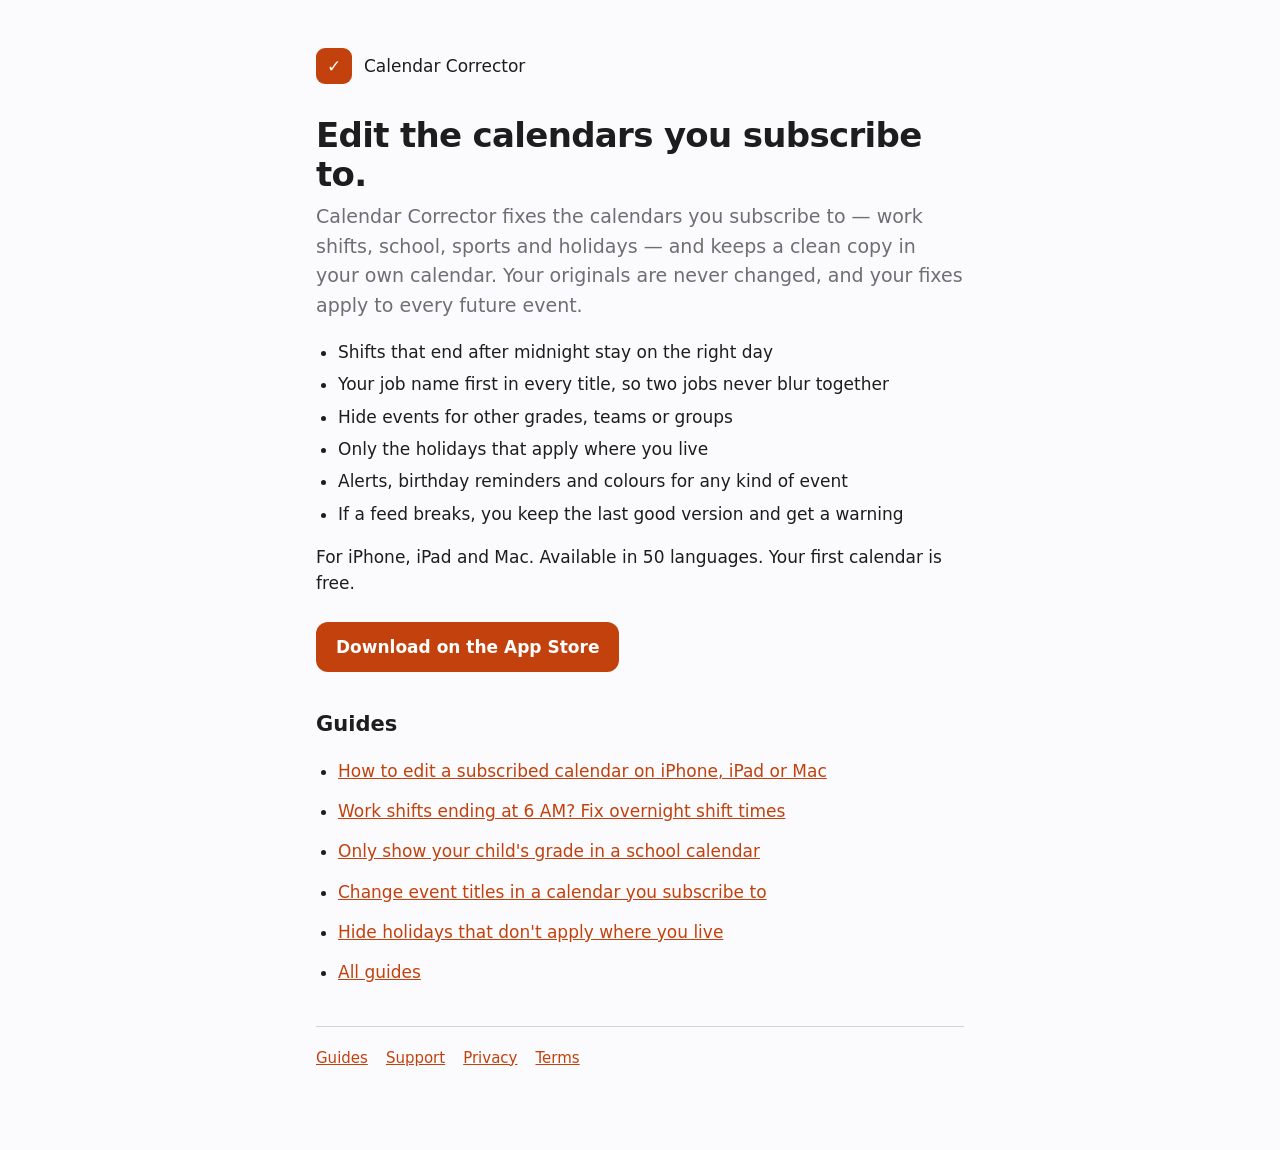
<file: index.html>
<!doctype html>
<html lang="en">
<head>
<meta charset="utf-8">
<meta name="viewport" content="width=device-width, initial-scale=1">
<title>Calendar Corrector – Edit subscribed calendars on iPhone, iPad and Mac</title>
<meta name="description" content="Fix the calendars you subscribe to: work shifts that end at 6 AM, school calendars full of other grades, holidays from other provinces. Keep a clean, auto-updating copy in your own calendar.">
<link rel="canonical" href="https://rrosnuk.github.io/calendar-corrector/">
<meta property="og:type" content="website">
<meta property="og:title" content="Calendar Corrector – edit the calendars you subscribe to">
<meta property="og:description" content="Fix work, school, sports and holiday calendars on iPhone, iPad and Mac. Your fixes apply to every future event.">
<meta property="og:url" content="https://rrosnuk.github.io/calendar-corrector/">
<meta name="google-site-verification" content="jNAjLCA20HtLAh7Wvw0gQ30nDDYEIcbfDi6UsBDOgaU" />
<meta name="apple-itunes-app" content="app-id=6827404755">
<link rel="stylesheet" href="style.css">
<script type="application/ld+json">
{"@context":"https://schema.org","@type":"SoftwareApplication","name":"Calendar Corrector","applicationCategory":"ProductivityApplication","operatingSystem":"iOS, iPadOS, macOS","url":"https://rrosnuk.github.io/calendar-corrector/","downloadUrl":"https://apps.apple.com/app/id6827404755","description":"Edit and fix subscribed calendars: overnight shift times, event titles, school grades, regional holidays, alerts and colours, with an auto-updating corrected copy.","offers":{"@type":"Offer","price":"0","priceCurrency":"USD"}}
</script>
</head>
<body>
<main>
<header><div class="mark">✓</div><span>Calendar Corrector</span></header>

<h1>Edit the calendars you subscribe to.</h1>
<p class="lede">Calendar Corrector fixes the calendars you subscribe to — work shifts, school, sports and holidays — and keeps a clean copy in your own calendar. Your originals are never changed, and your fixes apply to every future event.</p>

<ul>
  <li>Shifts that end after midnight stay on the right day</li>
  <li>Your job name first in every title, so two jobs never blur together</li>
  <li>Hide events for other grades, teams or groups</li>
  <li>Only the holidays that apply where you live</li>
  <li>Alerts, birthday reminders and colours for any kind of event</li>
  <li>If a feed breaks, you keep the last good version and get a warning</li>
</ul>

<p>For iPhone, iPad and Mac. Available in 50 languages. Your first calendar is free.</p>
<p><a class="cta" href="https://apps.apple.com/app/id6827404755">Download on the App Store</a></p>

<h2>Guides</h2>
<ul class="guides">
  <li><a href="guides/edit-subscribed-calendar-iphone.html">How to edit a subscribed calendar on iPhone, iPad or Mac</a></li>
  <li><a href="guides/overnight-shifts-wrong-end-time.html">Work shifts ending at 6 AM? Fix overnight shift times</a></li>
  <li><a href="guides/school-calendar-one-grade.html">Only show your child's grade in a school calendar</a></li>
  <li><a href="guides/rename-calendar-event-titles.html">Change event titles in a calendar you subscribe to</a></li>
  <li><a href="guides/hide-holidays-other-provinces.html">Hide holidays that don't apply where you live</a></li>
  <li><a href="guides/index.html">All guides</a></li>
</ul>

<hr>
<nav class="muted"><a href="guides/index.html">Guides</a><a href="support.html">Support</a><a href="privacy.html">Privacy</a><a href="terms.html">Terms</a></nav>
</main>
</body>
</html>
</file>
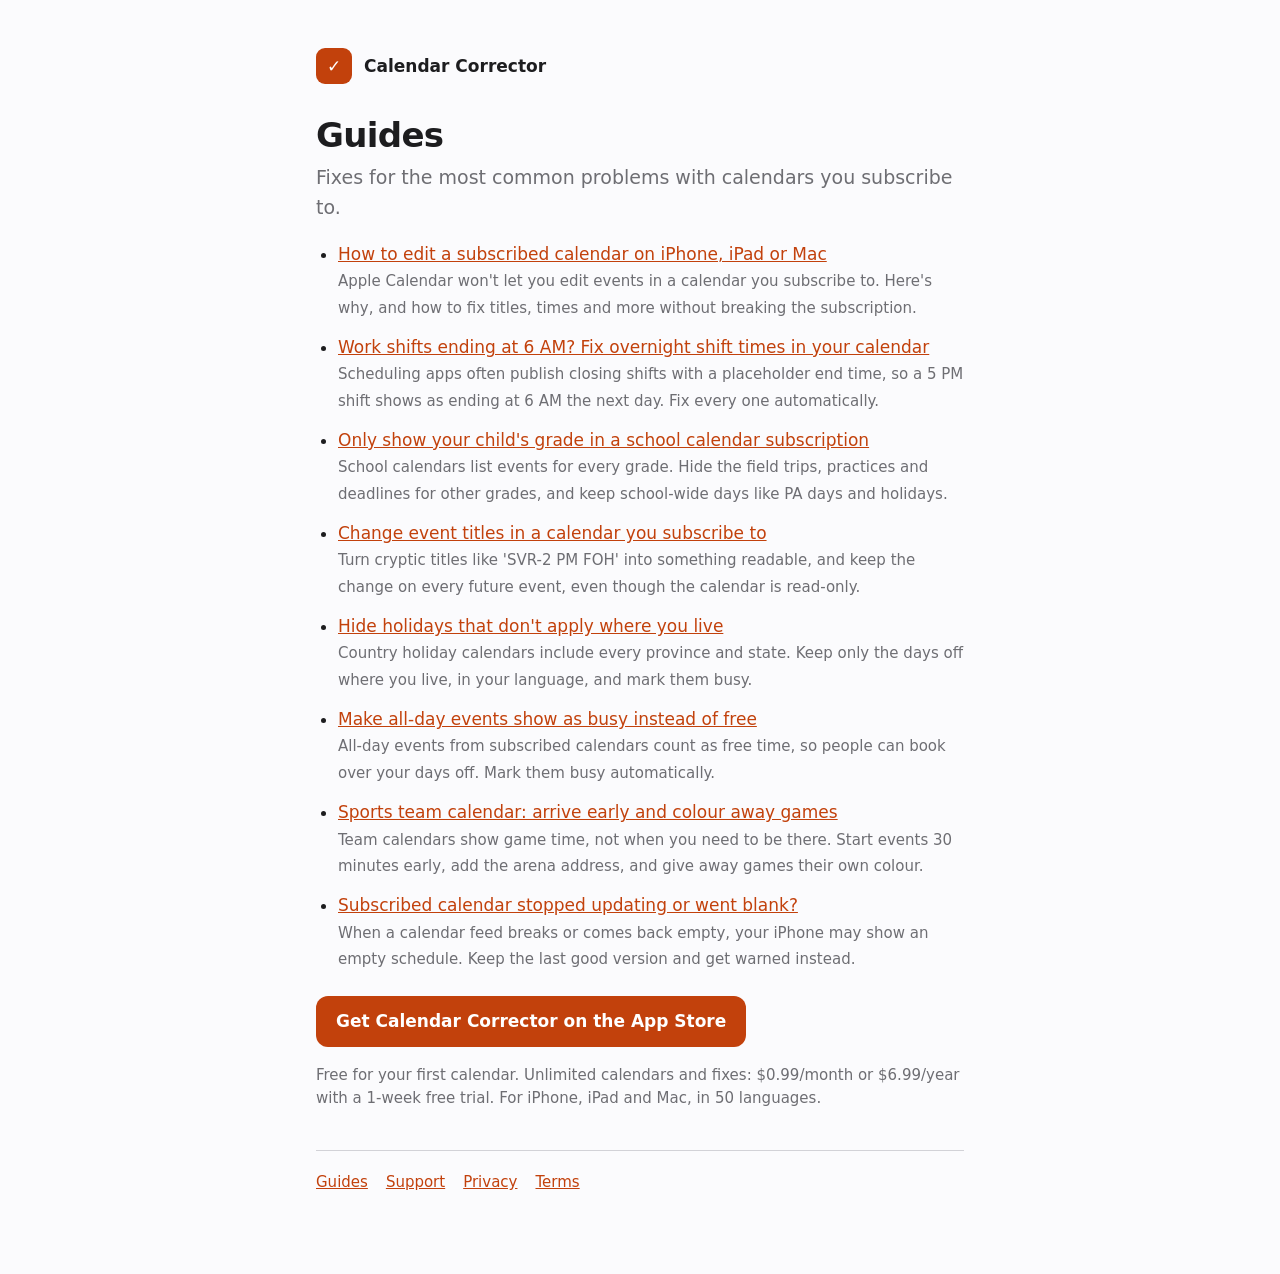
<file: guides/index.html>
<!doctype html>
<html lang="en">
<head>
<meta charset="utf-8">
<meta name="viewport" content="width=device-width, initial-scale=1">
<title>Guides: fixing subscribed calendars – Calendar Corrector</title>
<meta name="description" content="How to fix the calendars you subscribe to on iPhone, iPad and Mac: work shifts, school calendars, holidays, sports schedules and more.">
<link rel="canonical" href="https://rrosnuk.github.io/calendar-corrector/guides/">
<meta property="og:type" content="article">
<meta property="og:title" content="Guides: fixing subscribed calendars">
<meta property="og:description" content="How to fix the calendars you subscribe to on iPhone, iPad and Mac: work shifts, school calendars, holidays, sports schedules and more.">
<meta property="og:url" content="https://rrosnuk.github.io/calendar-corrector/guides/">
<meta name="apple-itunes-app" content="app-id=6827404755">
<link rel="stylesheet" href="../style.css">
</head>
<body>
<main>
<header><div class="mark">✓</div><a href="../index.html">Calendar Corrector</a></header>
<h1>Guides</h1>
<p class="lede">Fixes for the most common problems with calendars you subscribe to.</p>
<ul class="guides">
<li><a href="edit-subscribed-calendar-iphone.html">How to edit a subscribed calendar on iPhone, iPad or Mac</a><br><span class="muted">Apple Calendar won&#x27;t let you edit events in a calendar you subscribe to. Here&#x27;s why, and how to fix titles, times and more without breaking the subscription.</span></li>
<li><a href="overnight-shifts-wrong-end-time.html">Work shifts ending at 6 AM? Fix overnight shift times in your calendar</a><br><span class="muted">Scheduling apps often publish closing shifts with a placeholder end time, so a 5 PM shift shows as ending at 6 AM the next day. Fix every one automatically.</span></li>
<li><a href="school-calendar-one-grade.html">Only show your child&#x27;s grade in a school calendar subscription</a><br><span class="muted">School calendars list events for every grade. Hide the field trips, practices and deadlines for other grades, and keep school-wide days like PA days and holidays.</span></li>
<li><a href="rename-calendar-event-titles.html">Change event titles in a calendar you subscribe to</a><br><span class="muted">Turn cryptic titles like &#x27;SVR-2 PM FOH&#x27; into something readable, and keep the change on every future event, even though the calendar is read-only.</span></li>
<li><a href="hide-holidays-other-provinces.html">Hide holidays that don&#x27;t apply where you live</a><br><span class="muted">Country holiday calendars include every province and state. Keep only the days off where you live, in your language, and mark them busy.</span></li>
<li><a href="all-day-events-show-busy.html">Make all-day events show as busy instead of free</a><br><span class="muted">All-day events from subscribed calendars count as free time, so people can book over your days off. Mark them busy automatically.</span></li>
<li><a href="sports-schedule-arrive-early.html">Sports team calendar: arrive early and colour away games</a><br><span class="muted">Team calendars show game time, not when you need to be there. Start events 30 minutes early, add the arena address, and give away games their own colour.</span></li>
<li><a href="subscribed-calendar-stopped-updating.html">Subscribed calendar stopped updating or went blank?</a><br><span class="muted">When a calendar feed breaks or comes back empty, your iPhone may show an empty schedule. Keep the last good version and get warned instead.</span></li>
</ul>
<p><a class="cta" href="https://apps.apple.com/app/id6827404755">Get Calendar Corrector on the App Store</a></p>
<p class="muted">Free for your first calendar. Unlimited calendars and fixes: $0.99/month or $6.99/year with a 1-week free trial. For iPhone, iPad and Mac, in 50 languages.</p>
<hr>
<nav class="muted"><a href="../guides/index.html">Guides</a><a href="../support.html">Support</a><a href="../privacy.html">Privacy</a><a href="../terms.html">Terms</a></nav>
</main>
</body>
</html>
</file>
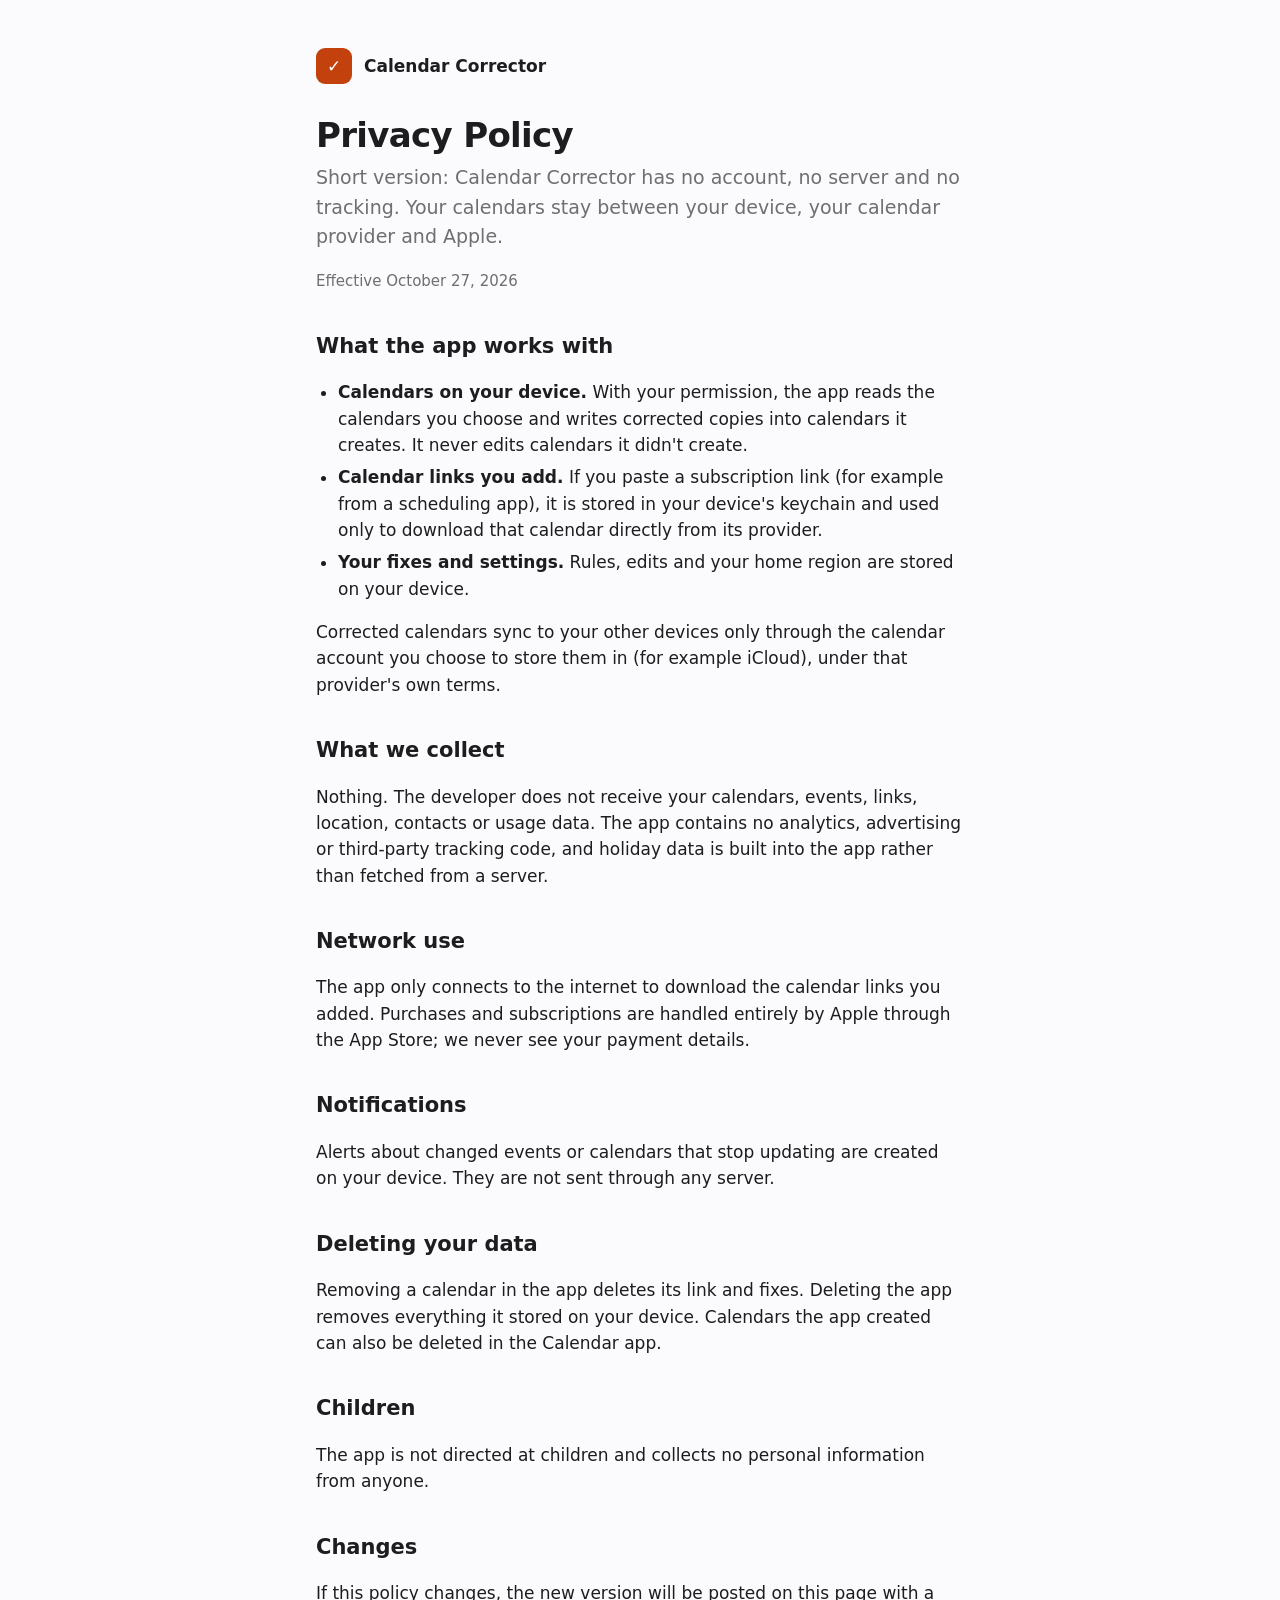
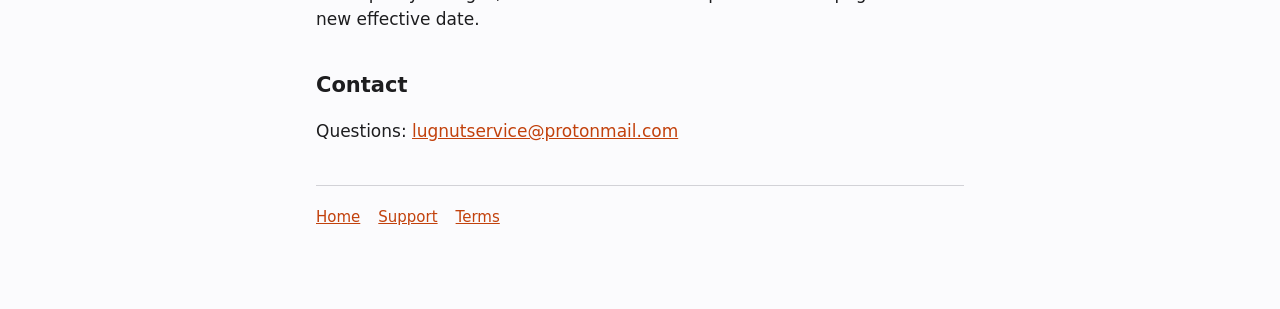
<file: privacy.html>
<!doctype html>
<html lang="en">
<head>
<meta charset="utf-8">
<meta name="viewport" content="width=device-width, initial-scale=1">
<title>Calendar Corrector · Privacy Policy</title>
<link rel="stylesheet" href="style.css">
</head>
<body>
<main>
<header><div class="mark">✓</div><a href="index.html">Calendar Corrector</a></header>

<h1>Privacy Policy</h1>
<p class="lede">Short version: Calendar Corrector has no account, no server and no tracking. Your calendars stay between your device, your calendar provider and Apple.</p>
<p class="muted">Effective October 27, 2026</p>

<h2>What the app works with</h2>
<ul>
  <li><strong>Calendars on your device.</strong> With your permission, the app reads the calendars you choose and writes corrected copies into calendars it creates. It never edits calendars it didn't create.</li>
  <li><strong>Calendar links you add.</strong> If you paste a subscription link (for example from a scheduling app), it is stored in your device's keychain and used only to download that calendar directly from its provider.</li>
  <li><strong>Your fixes and settings.</strong> Rules, edits and your home region are stored on your device.</li>
</ul>
<p>Corrected calendars sync to your other devices only through the calendar account you choose to store them in (for example iCloud), under that provider's own terms.</p>

<h2>What we collect</h2>
<p>Nothing. The developer does not receive your calendars, events, links, location, contacts or usage data. The app contains no analytics, advertising or third‑party tracking code, and holiday data is built into the app rather than fetched from a server.</p>

<h2>Network use</h2>
<p>The app only connects to the internet to download the calendar links you added. Purchases and subscriptions are handled entirely by Apple through the App Store; we never see your payment details.</p>

<h2>Notifications</h2>
<p>Alerts about changed events or calendars that stop updating are created on your device. They are not sent through any server.</p>

<h2>Deleting your data</h2>
<p>Removing a calendar in the app deletes its link and fixes. Deleting the app removes everything it stored on your device. Calendars the app created can also be deleted in the Calendar app.</p>

<h2>Children</h2>
<p>The app is not directed at children and collects no personal information from anyone.</p>

<h2>Changes</h2>
<p>If this policy changes, the new version will be posted on this page with a new effective date.</p>

<h2>Contact</h2>
<p>Questions: <a href="mailto:lugnutservice@protonmail.com">lugnutservice@protonmail.com</a></p>

<hr>
<nav class="muted"><a href="index.html">Home</a><a href="support.html">Support</a><a href="terms.html">Terms</a></nav>
</main>
</body>
</html>
</file>
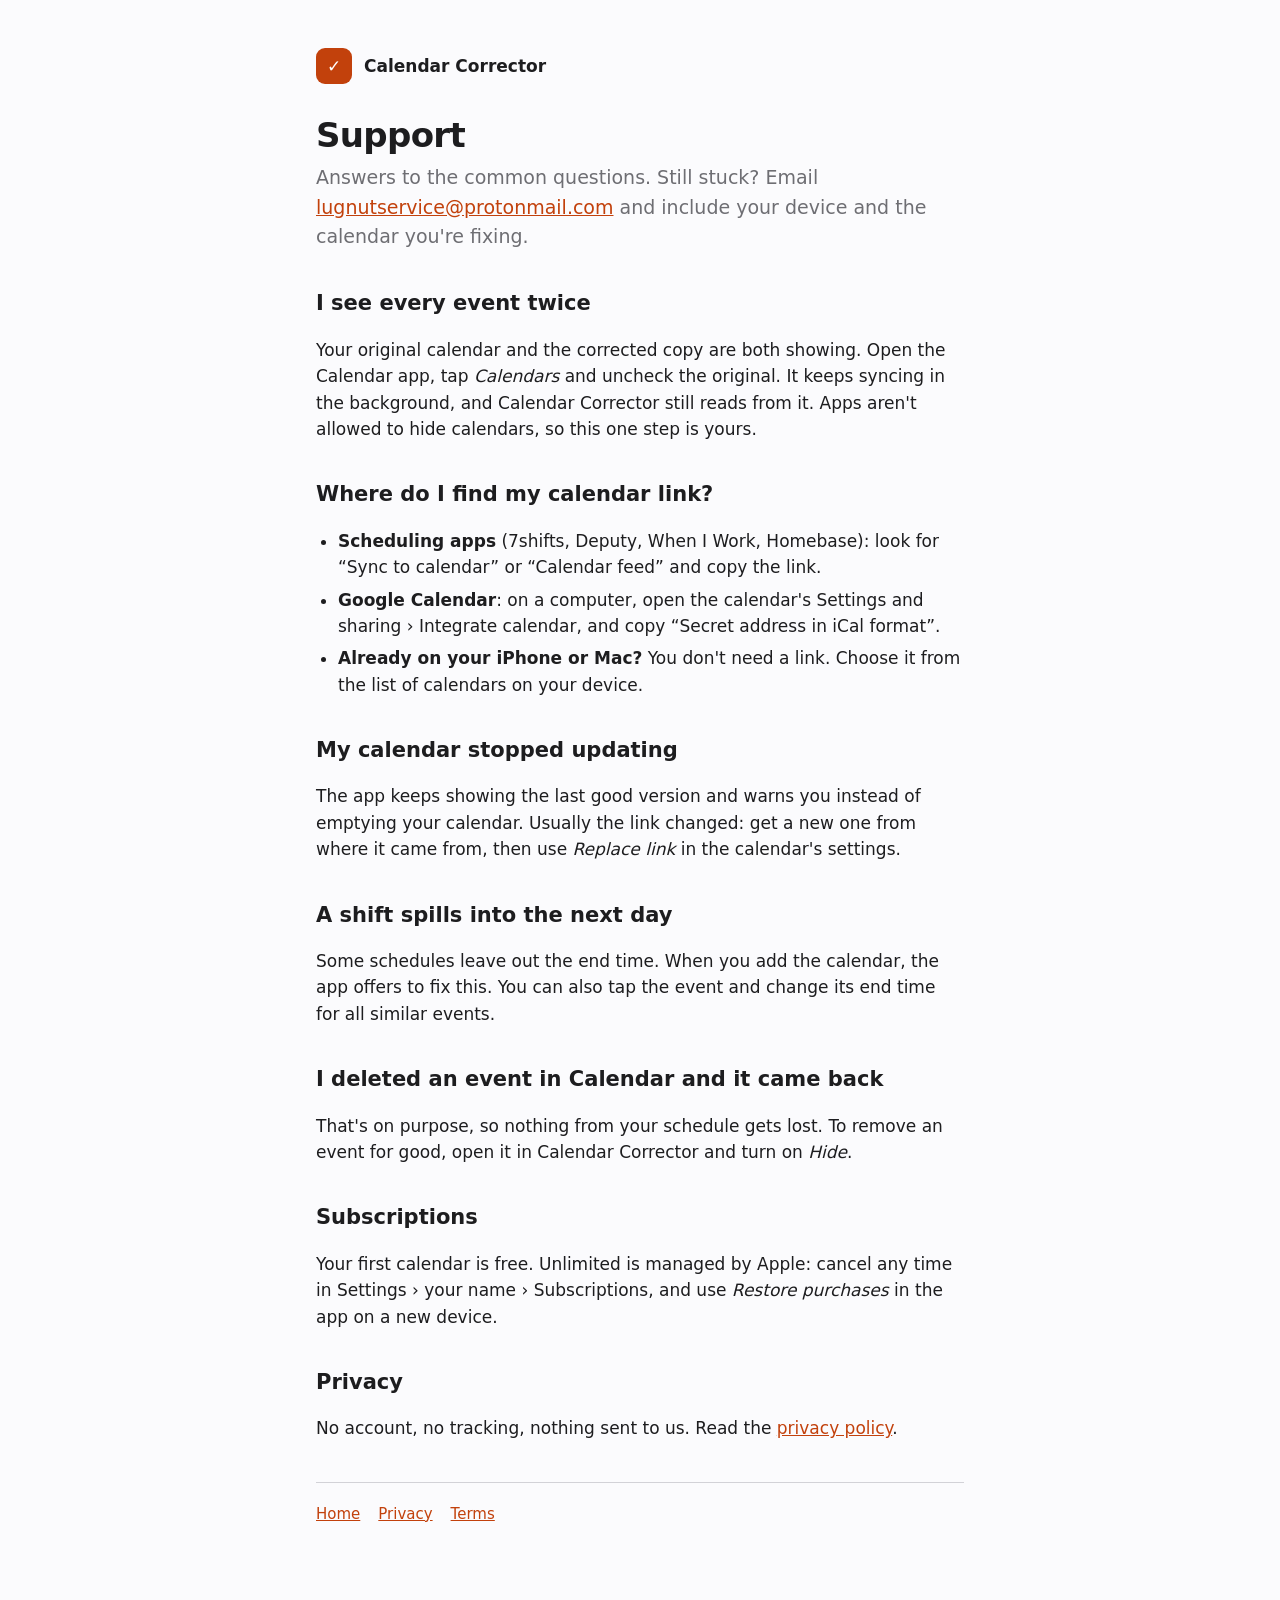
<file: support.html>
<!doctype html>
<html lang="en">
<head>
<meta charset="utf-8">
<meta name="viewport" content="width=device-width, initial-scale=1">
<title>Calendar Corrector · Support</title>
<link rel="stylesheet" href="style.css">
</head>
<body>
<main>
<header><div class="mark">✓</div><a href="index.html">Calendar Corrector</a></header>

<h1>Support</h1>
<p class="lede">Answers to the common questions. Still stuck? Email <a href="mailto:lugnutservice@protonmail.com">lugnutservice@protonmail.com</a> and include your device and the calendar you're fixing.</p>

<h2>I see every event twice</h2>
<p>Your original calendar and the corrected copy are both showing. Open the Calendar app, tap <em>Calendars</em> and uncheck the original. It keeps syncing in the background, and Calendar Corrector still reads from it. Apps aren't allowed to hide calendars, so this one step is yours.</p>

<h2>Where do I find my calendar link?</h2>
<ul>
  <li><strong>Scheduling apps</strong> (7shifts, Deputy, When I Work, Homebase): look for “Sync to calendar” or “Calendar feed” and copy the link.</li>
  <li><strong>Google Calendar</strong>: on a computer, open the calendar's Settings and sharing › Integrate calendar, and copy “Secret address in iCal format”.</li>
  <li><strong>Already on your iPhone or Mac?</strong> You don't need a link. Choose it from the list of calendars on your device.</li>
</ul>

<h2>My calendar stopped updating</h2>
<p>The app keeps showing the last good version and warns you instead of emptying your calendar. Usually the link changed: get a new one from where it came from, then use <em>Replace link</em> in the calendar's settings.</p>

<h2>A shift spills into the next day</h2>
<p>Some schedules leave out the end time. When you add the calendar, the app offers to fix this. You can also tap the event and change its end time for all similar events.</p>

<h2>I deleted an event in Calendar and it came back</h2>
<p>That's on purpose, so nothing from your schedule gets lost. To remove an event for good, open it in Calendar Corrector and turn on <em>Hide</em>.</p>

<h2>Subscriptions</h2>
<p>Your first calendar is free. Unlimited is managed by Apple: cancel any time in Settings › your name › Subscriptions, and use <em>Restore purchases</em> in the app on a new device.</p>

<h2>Privacy</h2>
<p>No account, no tracking, nothing sent to us. Read the <a href="privacy.html">privacy policy</a>.</p>

<hr>
<nav class="muted"><a href="index.html">Home</a><a href="privacy.html">Privacy</a><a href="terms.html">Terms</a></nav>
</main>
</body>
</html>
</file>
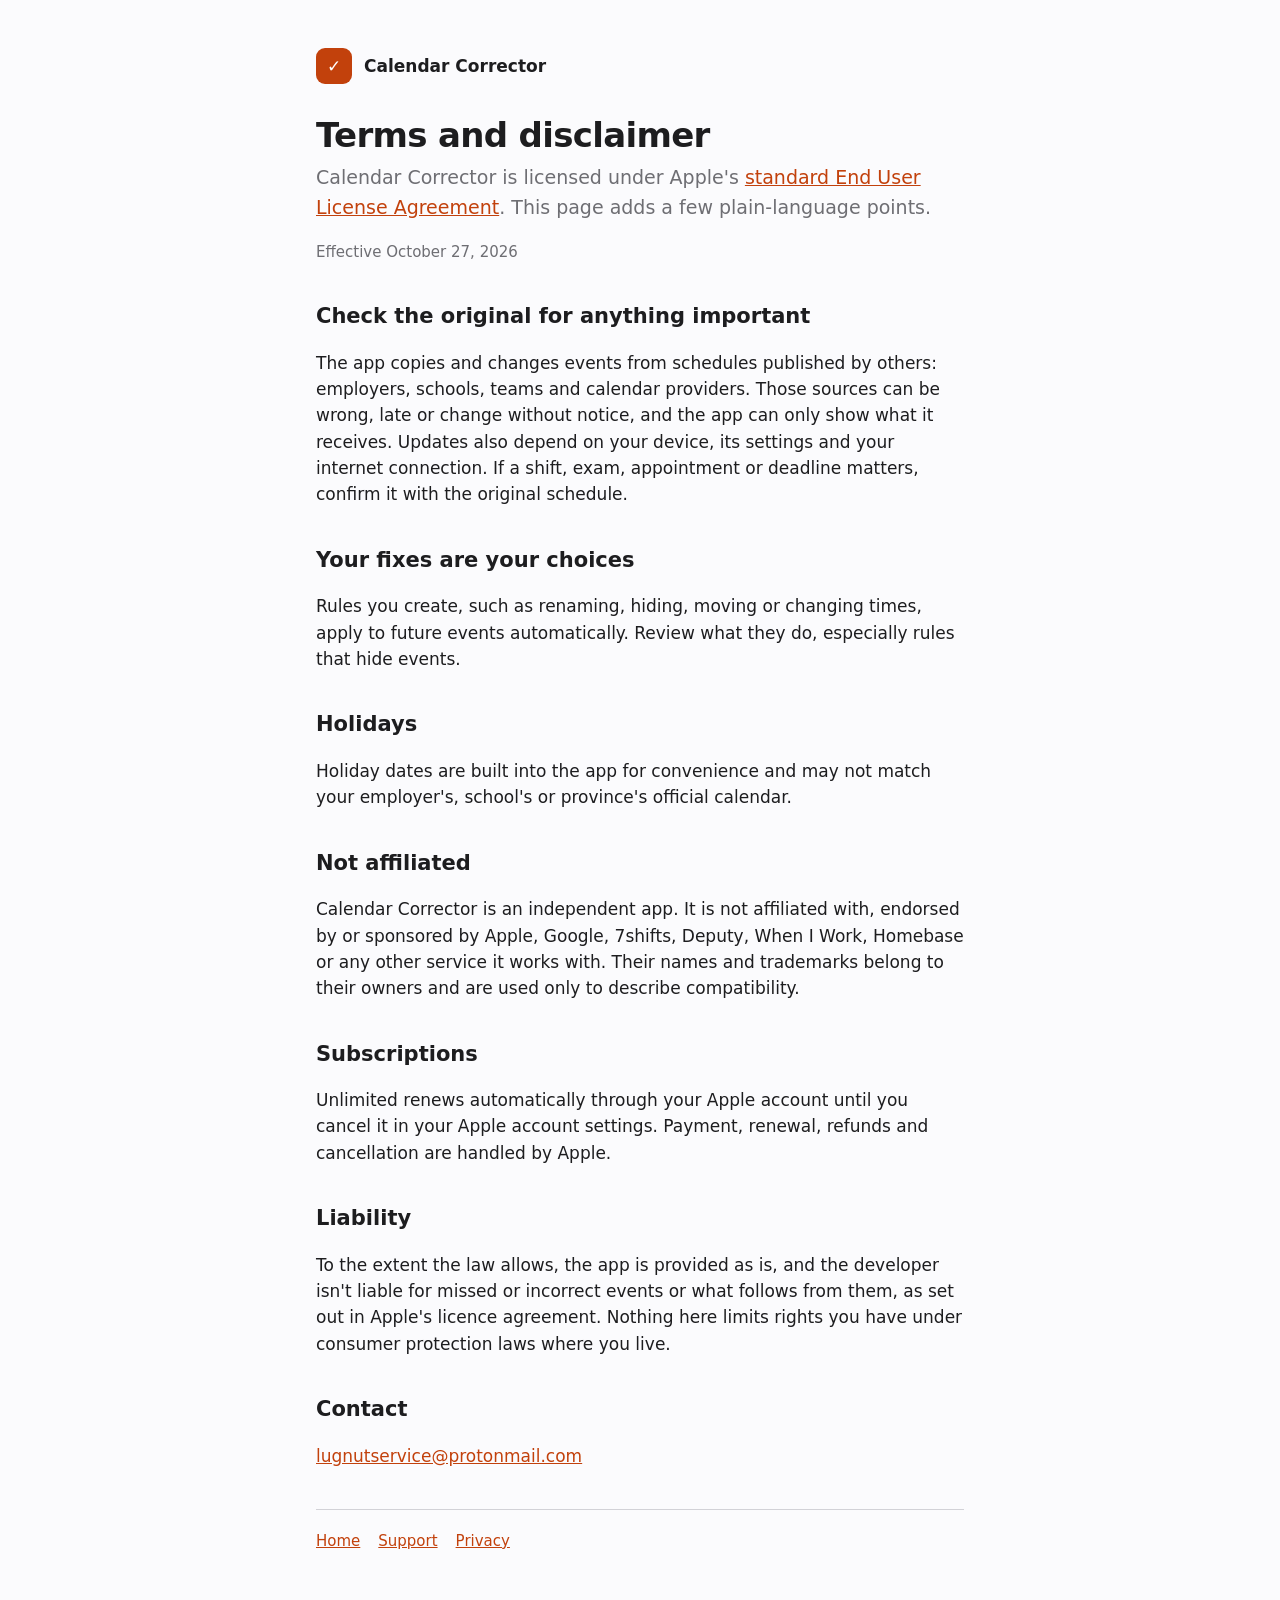
<file: terms.html>
<!doctype html>
<html lang="en">
<head>
<meta charset="utf-8">
<meta name="viewport" content="width=device-width, initial-scale=1">
<title>Calendar Corrector · Terms</title>
<link rel="stylesheet" href="style.css">
</head>
<body>
<main>
<header><div class="mark">✓</div><a href="index.html">Calendar Corrector</a></header>

<h1>Terms and disclaimer</h1>
<p class="lede">Calendar Corrector is licensed under Apple's <a href="https://www.apple.com/legal/internet-services/itunes/dev/stdeula/">standard End User License Agreement</a>. This page adds a few plain-language points.</p>
<p class="muted">Effective October 27, 2026</p>

<h2>Check the original for anything important</h2>
<p>The app copies and changes events from schedules published by others: employers, schools, teams and calendar providers. Those sources can be wrong, late or change without notice, and the app can only show what it receives. Updates also depend on your device, its settings and your internet connection. If a shift, exam, appointment or deadline matters, confirm it with the original schedule.</p>

<h2>Your fixes are your choices</h2>
<p>Rules you create, such as renaming, hiding, moving or changing times, apply to future events automatically. Review what they do, especially rules that hide events.</p>

<h2>Holidays</h2>
<p>Holiday dates are built into the app for convenience and may not match your employer's, school's or province's official calendar.</p>

<h2>Not affiliated</h2>
<p>Calendar Corrector is an independent app. It is not affiliated with, endorsed by or sponsored by Apple, Google, 7shifts, Deputy, When I Work, Homebase or any other service it works with. Their names and trademarks belong to their owners and are used only to describe compatibility.</p>

<h2>Subscriptions</h2>
<p>Unlimited renews automatically through your Apple account until you cancel it in your Apple account settings. Payment, renewal, refunds and cancellation are handled by Apple.</p>

<h2>Liability</h2>
<p>To the extent the law allows, the app is provided as is, and the developer isn't liable for missed or incorrect events or what follows from them, as set out in Apple's licence agreement. Nothing here limits rights you have under consumer protection laws where you live.</p>

<h2>Contact</h2>
<p><a href="mailto:lugnutservice@protonmail.com">lugnutservice@protonmail.com</a></p>

<hr>
<nav class="muted"><a href="index.html">Home</a><a href="support.html">Support</a><a href="privacy.html">Privacy</a></nav>
</main>
</body>
</html>
</file>
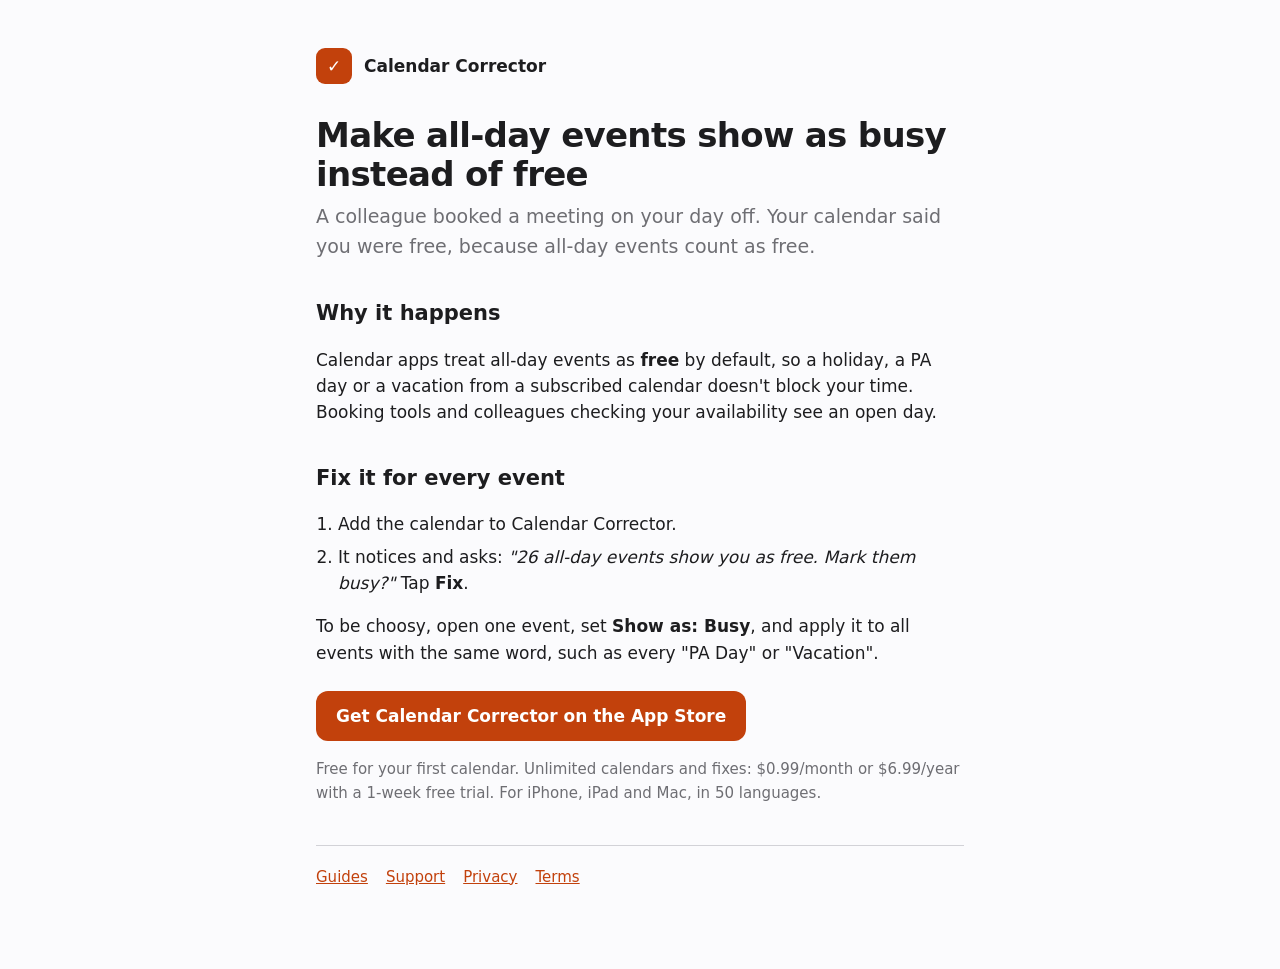
<file: guides/all-day-events-show-busy.html>
<!doctype html>
<html lang="en">
<head>
<meta charset="utf-8">
<meta name="viewport" content="width=device-width, initial-scale=1">
<title>Make all-day events show as busy instead of free – Calendar Corrector</title>
<meta name="description" content="All-day events from subscribed calendars count as free time, so people can book over your days off. Mark them busy automatically.">
<link rel="canonical" href="https://rrosnuk.github.io/calendar-corrector/guides/all-day-events-show-busy.html">
<meta property="og:type" content="article">
<meta property="og:title" content="Make all-day events show as busy instead of free">
<meta property="og:description" content="All-day events from subscribed calendars count as free time, so people can book over your days off. Mark them busy automatically.">
<meta property="og:url" content="https://rrosnuk.github.io/calendar-corrector/guides/all-day-events-show-busy.html">
<meta name="apple-itunes-app" content="app-id=6827404755">
<link rel="stylesheet" href="../style.css">
<script type="application/ld+json">{"@context": "https://schema.org", "@type": "BreadcrumbList", "itemListElement": [{"@type": "ListItem", "position": 1, "name": "Calendar Corrector", "item": "https://rrosnuk.github.io/calendar-corrector/"}, {"@type": "ListItem", "position": 2, "name": "Guides", "item": "https://rrosnuk.github.io/calendar-corrector/guides/"}, {"@type": "ListItem", "position": 3, "name": "All-day events as busy", "item": "https://rrosnuk.github.io/calendar-corrector/guides/all-day-events-show-busy.html"}]}</script>
</head>
<body>
<main>
<header><div class="mark">✓</div><a href="../index.html">Calendar Corrector</a></header>
<h1>Make all-day events show as busy instead of free</h1>
<p class="lede">A colleague booked a meeting on your day off. Your calendar said you were free, because all-day events count as free.</p>
<h2>Why it happens</h2>
<p>Calendar apps treat all-day events as <strong>free</strong> by default, so a holiday, a PA day or a vacation from a subscribed calendar doesn't block your time. Booking tools and colleagues checking your availability see an open day.</p>
<h2>Fix it for every event</h2>
<ol>
<li>Add the calendar to Calendar Corrector.</li>
<li>It notices and asks: <em>"26 all-day events show you as free. Mark them busy?"</em> Tap <strong>Fix</strong>.</li>
</ol>
<p>To be choosy, open one event, set <strong>Show as: Busy</strong>, and apply it to all events with the same word, such as every "PA Day" or "Vacation".</p>
<p><a class="cta" href="https://apps.apple.com/app/id6827404755">Get Calendar Corrector on the App Store</a></p>
<p class="muted">Free for your first calendar. Unlimited calendars and fixes: $0.99/month or $6.99/year with a 1-week free trial. For iPhone, iPad and Mac, in 50 languages.</p>
<hr>
<nav class="muted"><a href="../guides/index.html">Guides</a><a href="../support.html">Support</a><a href="../privacy.html">Privacy</a><a href="../terms.html">Terms</a></nav>
</main>
</body>
</html>
</file>
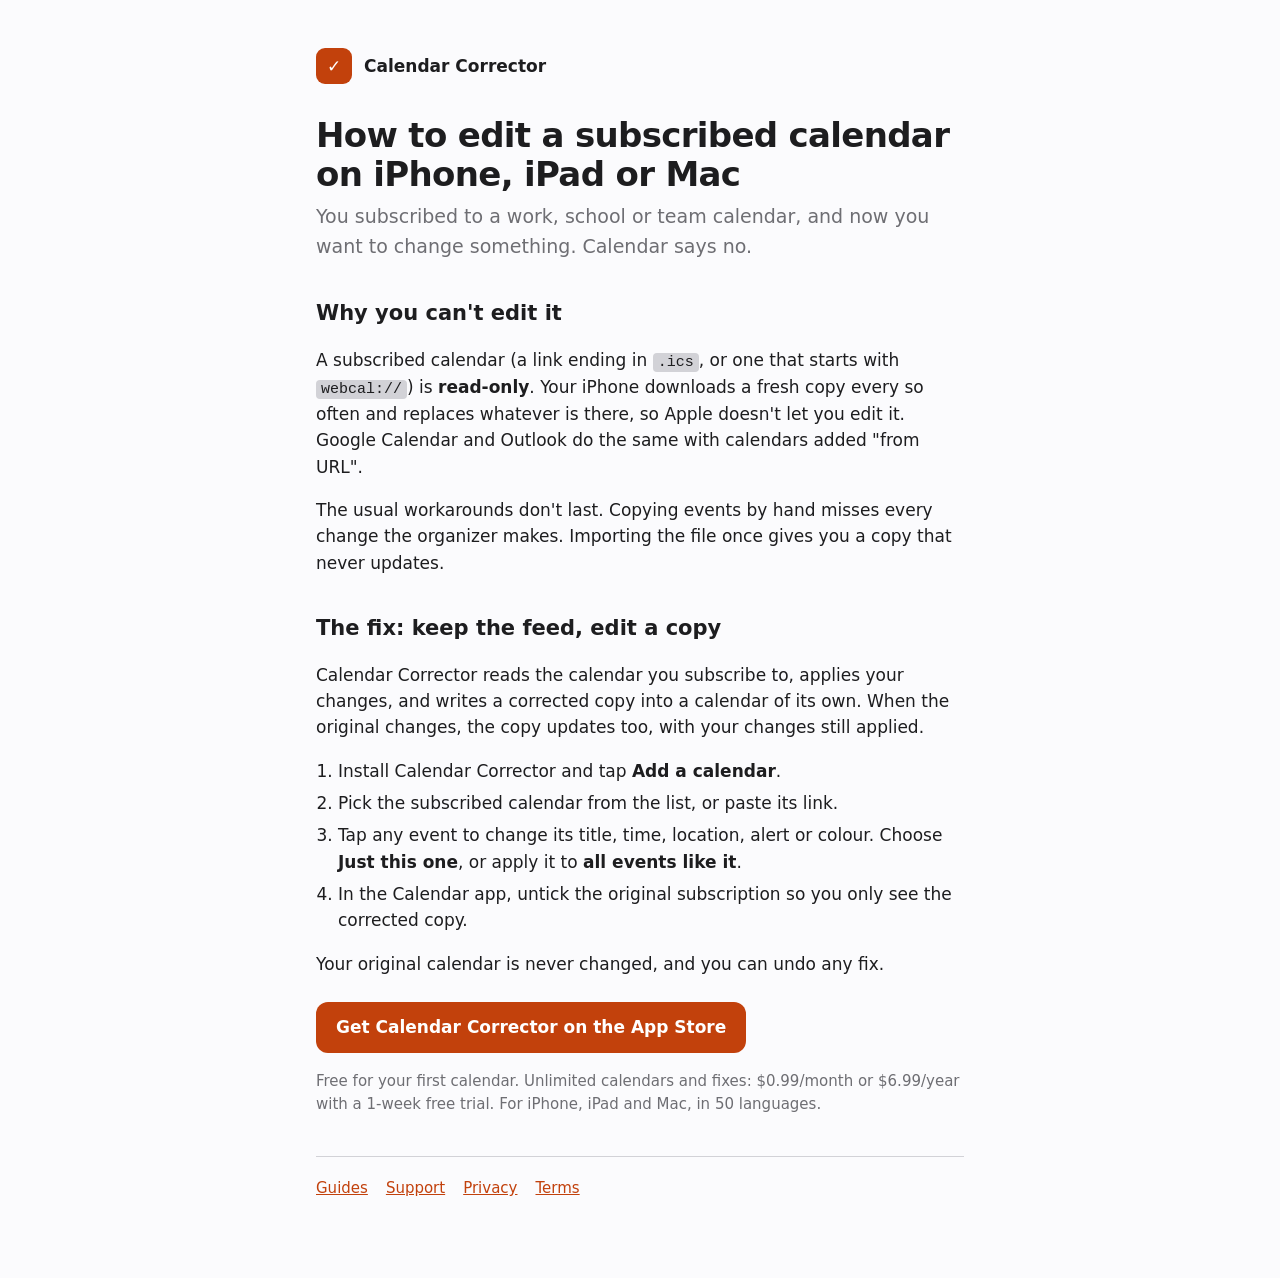
<file: guides/edit-subscribed-calendar-iphone.html>
<!doctype html>
<html lang="en">
<head>
<meta charset="utf-8">
<meta name="viewport" content="width=device-width, initial-scale=1">
<title>How to edit a subscribed calendar on iPhone, iPad or Mac – Calendar Corrector</title>
<meta name="description" content="Apple Calendar won&#x27;t let you edit events in a calendar you subscribe to. Here&#x27;s why, and how to fix titles, times and more without breaking the subscription.">
<link rel="canonical" href="https://rrosnuk.github.io/calendar-corrector/guides/edit-subscribed-calendar-iphone.html">
<meta property="og:type" content="article">
<meta property="og:title" content="How to edit a subscribed calendar on iPhone, iPad or Mac">
<meta property="og:description" content="Apple Calendar won&#x27;t let you edit events in a calendar you subscribe to. Here&#x27;s why, and how to fix titles, times and more without breaking the subscription.">
<meta property="og:url" content="https://rrosnuk.github.io/calendar-corrector/guides/edit-subscribed-calendar-iphone.html">
<meta name="apple-itunes-app" content="app-id=6827404755">
<link rel="stylesheet" href="../style.css">
<script type="application/ld+json">{"@context": "https://schema.org", "@type": "BreadcrumbList", "itemListElement": [{"@type": "ListItem", "position": 1, "name": "Calendar Corrector", "item": "https://rrosnuk.github.io/calendar-corrector/"}, {"@type": "ListItem", "position": 2, "name": "Guides", "item": "https://rrosnuk.github.io/calendar-corrector/guides/"}, {"@type": "ListItem", "position": 3, "name": "Edit a subscribed calendar", "item": "https://rrosnuk.github.io/calendar-corrector/guides/edit-subscribed-calendar-iphone.html"}]}</script>
</head>
<body>
<main>
<header><div class="mark">✓</div><a href="../index.html">Calendar Corrector</a></header>
<h1>How to edit a subscribed calendar on iPhone, iPad or Mac</h1>
<p class="lede">You subscribed to a work, school or team calendar, and now you want to change something. Calendar says no.</p>
<h2>Why you can't edit it</h2>
<p>A subscribed calendar (a link ending in <code>.ics</code>, or one that starts with <code>webcal://</code>) is <strong>read-only</strong>. Your iPhone downloads a fresh copy every so often and replaces whatever is there, so Apple doesn't let you edit it. Google Calendar and Outlook do the same with calendars added "from URL".</p>
<p>The usual workarounds don't last. Copying events by hand misses every change the organizer makes. Importing the file once gives you a copy that never updates.</p>
<h2>The fix: keep the feed, edit a copy</h2>
<p>Calendar Corrector reads the calendar you subscribe to, applies your changes, and writes a corrected copy into a calendar of its own. When the original changes, the copy updates too, with your changes still applied.</p>
<ol>
<li>Install Calendar Corrector and tap <strong>Add a calendar</strong>.</li>
<li>Pick the subscribed calendar from the list, or paste its link.</li>
<li>Tap any event to change its title, time, location, alert or colour. Choose <strong>Just this one</strong>, or apply it to <strong>all events like it</strong>.</li>
<li>In the Calendar app, untick the original subscription so you only see the corrected copy.</li>
</ol>
<p>Your original calendar is never changed, and you can undo any fix.</p>
<p><a class="cta" href="https://apps.apple.com/app/id6827404755">Get Calendar Corrector on the App Store</a></p>
<p class="muted">Free for your first calendar. Unlimited calendars and fixes: $0.99/month or $6.99/year with a 1-week free trial. For iPhone, iPad and Mac, in 50 languages.</p>
<hr>
<nav class="muted"><a href="../guides/index.html">Guides</a><a href="../support.html">Support</a><a href="../privacy.html">Privacy</a><a href="../terms.html">Terms</a></nav>
</main>
</body>
</html>
</file>
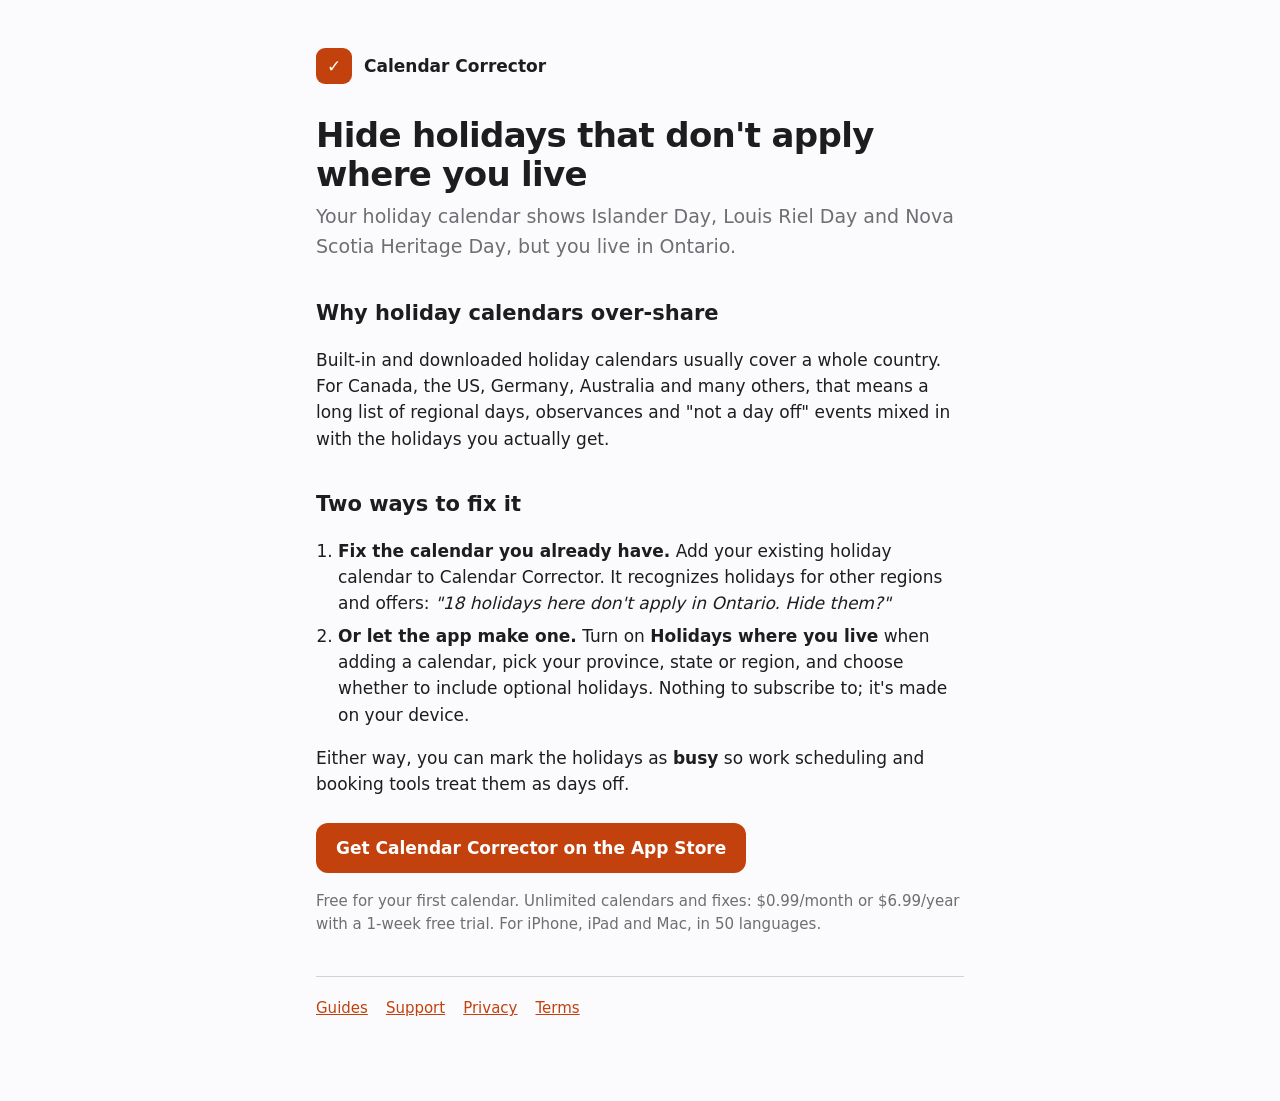
<file: guides/hide-holidays-other-provinces.html>
<!doctype html>
<html lang="en">
<head>
<meta charset="utf-8">
<meta name="viewport" content="width=device-width, initial-scale=1">
<title>Hide holidays that don&#x27;t apply where you live – Calendar Corrector</title>
<meta name="description" content="Country holiday calendars include every province and state. Keep only the days off where you live, in your language, and mark them busy.">
<link rel="canonical" href="https://rrosnuk.github.io/calendar-corrector/guides/hide-holidays-other-provinces.html">
<meta property="og:type" content="article">
<meta property="og:title" content="Hide holidays that don&#x27;t apply where you live">
<meta property="og:description" content="Country holiday calendars include every province and state. Keep only the days off where you live, in your language, and mark them busy.">
<meta property="og:url" content="https://rrosnuk.github.io/calendar-corrector/guides/hide-holidays-other-provinces.html">
<meta name="apple-itunes-app" content="app-id=6827404755">
<link rel="stylesheet" href="../style.css">
<script type="application/ld+json">{"@context": "https://schema.org", "@type": "BreadcrumbList", "itemListElement": [{"@type": "ListItem", "position": 1, "name": "Calendar Corrector", "item": "https://rrosnuk.github.io/calendar-corrector/"}, {"@type": "ListItem", "position": 2, "name": "Guides", "item": "https://rrosnuk.github.io/calendar-corrector/guides/"}, {"@type": "ListItem", "position": 3, "name": "Only your local holidays", "item": "https://rrosnuk.github.io/calendar-corrector/guides/hide-holidays-other-provinces.html"}]}</script>
</head>
<body>
<main>
<header><div class="mark">✓</div><a href="../index.html">Calendar Corrector</a></header>
<h1>Hide holidays that don&#x27;t apply where you live</h1>
<p class="lede">Your holiday calendar shows Islander Day, Louis Riel Day and Nova Scotia Heritage Day, but you live in Ontario.</p>
<h2>Why holiday calendars over-share</h2>
<p>Built-in and downloaded holiday calendars usually cover a whole country. For Canada, the US, Germany, Australia and many others, that means a long list of regional days, observances and "not a day off" events mixed in with the holidays you actually get.</p>
<h2>Two ways to fix it</h2>
<ol>
<li><strong>Fix the calendar you already have.</strong> Add your existing holiday calendar to Calendar Corrector. It recognizes holidays for other regions and offers: <em>"18 holidays here don't apply in Ontario. Hide them?"</em></li>
<li><strong>Or let the app make one.</strong> Turn on <strong>Holidays where you live</strong> when adding a calendar, pick your province, state or region, and choose whether to include optional holidays. Nothing to subscribe to; it's made on your device.</li>
</ol>
<p>Either way, you can mark the holidays as <strong>busy</strong> so work scheduling and booking tools treat them as days off.</p>
<p><a class="cta" href="https://apps.apple.com/app/id6827404755">Get Calendar Corrector on the App Store</a></p>
<p class="muted">Free for your first calendar. Unlimited calendars and fixes: $0.99/month or $6.99/year with a 1-week free trial. For iPhone, iPad and Mac, in 50 languages.</p>
<hr>
<nav class="muted"><a href="../guides/index.html">Guides</a><a href="../support.html">Support</a><a href="../privacy.html">Privacy</a><a href="../terms.html">Terms</a></nav>
</main>
</body>
</html>
</file>
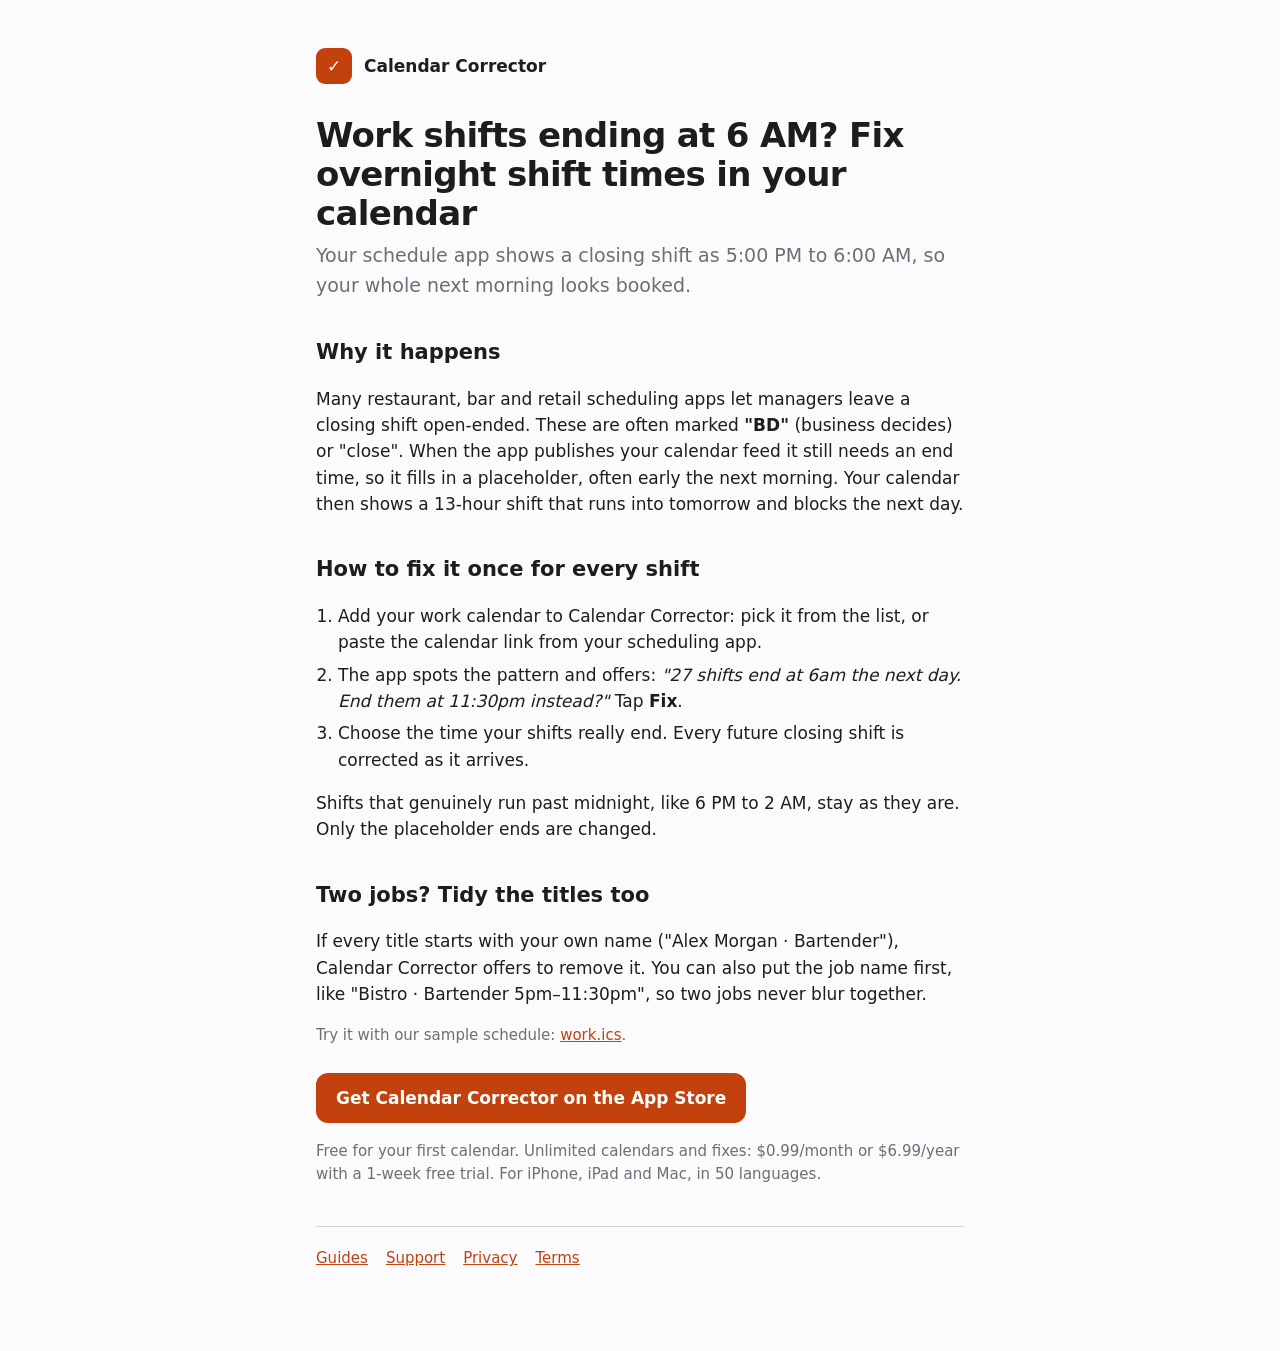
<file: guides/overnight-shifts-wrong-end-time.html>
<!doctype html>
<html lang="en">
<head>
<meta charset="utf-8">
<meta name="viewport" content="width=device-width, initial-scale=1">
<title>Work shifts ending at 6 AM? Fix overnight shift times in your calendar – Calendar Corrector</title>
<meta name="description" content="Scheduling apps often publish closing shifts with a placeholder end time, so a 5 PM shift shows as ending at 6 AM the next day. Fix every one automatically.">
<link rel="canonical" href="https://rrosnuk.github.io/calendar-corrector/guides/overnight-shifts-wrong-end-time.html">
<meta property="og:type" content="article">
<meta property="og:title" content="Work shifts ending at 6 AM? Fix overnight shift times in your calendar">
<meta property="og:description" content="Scheduling apps often publish closing shifts with a placeholder end time, so a 5 PM shift shows as ending at 6 AM the next day. Fix every one automatically.">
<meta property="og:url" content="https://rrosnuk.github.io/calendar-corrector/guides/overnight-shifts-wrong-end-time.html">
<meta name="apple-itunes-app" content="app-id=6827404755">
<link rel="stylesheet" href="../style.css">
<script type="application/ld+json">{"@context": "https://schema.org", "@type": "BreadcrumbList", "itemListElement": [{"@type": "ListItem", "position": 1, "name": "Calendar Corrector", "item": "https://rrosnuk.github.io/calendar-corrector/"}, {"@type": "ListItem", "position": 2, "name": "Guides", "item": "https://rrosnuk.github.io/calendar-corrector/guides/"}, {"@type": "ListItem", "position": 3, "name": "Fix overnight shift times", "item": "https://rrosnuk.github.io/calendar-corrector/guides/overnight-shifts-wrong-end-time.html"}]}</script>
</head>
<body>
<main>
<header><div class="mark">✓</div><a href="../index.html">Calendar Corrector</a></header>
<h1>Work shifts ending at 6 AM? Fix overnight shift times in your calendar</h1>
<p class="lede">Your schedule app shows a closing shift as 5:00 PM to 6:00 AM, so your whole next morning looks booked.</p>
<h2>Why it happens</h2>
<p>Many restaurant, bar and retail scheduling apps let managers leave a closing shift open-ended. These are often marked <strong>"BD"</strong> (business decides) or "close". When the app publishes your calendar feed it still needs an end time, so it fills in a placeholder, often early the next morning. Your calendar then shows a 13-hour shift that runs into tomorrow and blocks the next day.</p>
<h2>How to fix it once for every shift</h2>
<ol>
<li>Add your work calendar to Calendar Corrector: pick it from the list, or paste the calendar link from your scheduling app.</li>
<li>The app spots the pattern and offers: <em>"27 shifts end at 6am the next day. End them at 11:30pm instead?"</em> Tap <strong>Fix</strong>.</li>
<li>Choose the time your shifts really end. Every future closing shift is corrected as it arrives.</li>
</ol>
<p>Shifts that genuinely run past midnight, like 6 PM to 2 AM, stay as they are. Only the placeholder ends are changed.</p>
<h2>Two jobs? Tidy the titles too</h2>
<p>If every title starts with your own name ("Alex Morgan · Bartender"), Calendar Corrector offers to remove it. You can also put the job name first, like "Bistro · Bartender 5pm–11:30pm", so two jobs never blur together.</p>
<p class="muted">Try it with our sample schedule: <a href="../work.ics">work.ics</a>.</p>
<p><a class="cta" href="https://apps.apple.com/app/id6827404755">Get Calendar Corrector on the App Store</a></p>
<p class="muted">Free for your first calendar. Unlimited calendars and fixes: $0.99/month or $6.99/year with a 1-week free trial. For iPhone, iPad and Mac, in 50 languages.</p>
<hr>
<nav class="muted"><a href="../guides/index.html">Guides</a><a href="../support.html">Support</a><a href="../privacy.html">Privacy</a><a href="../terms.html">Terms</a></nav>
</main>
</body>
</html>
</file>
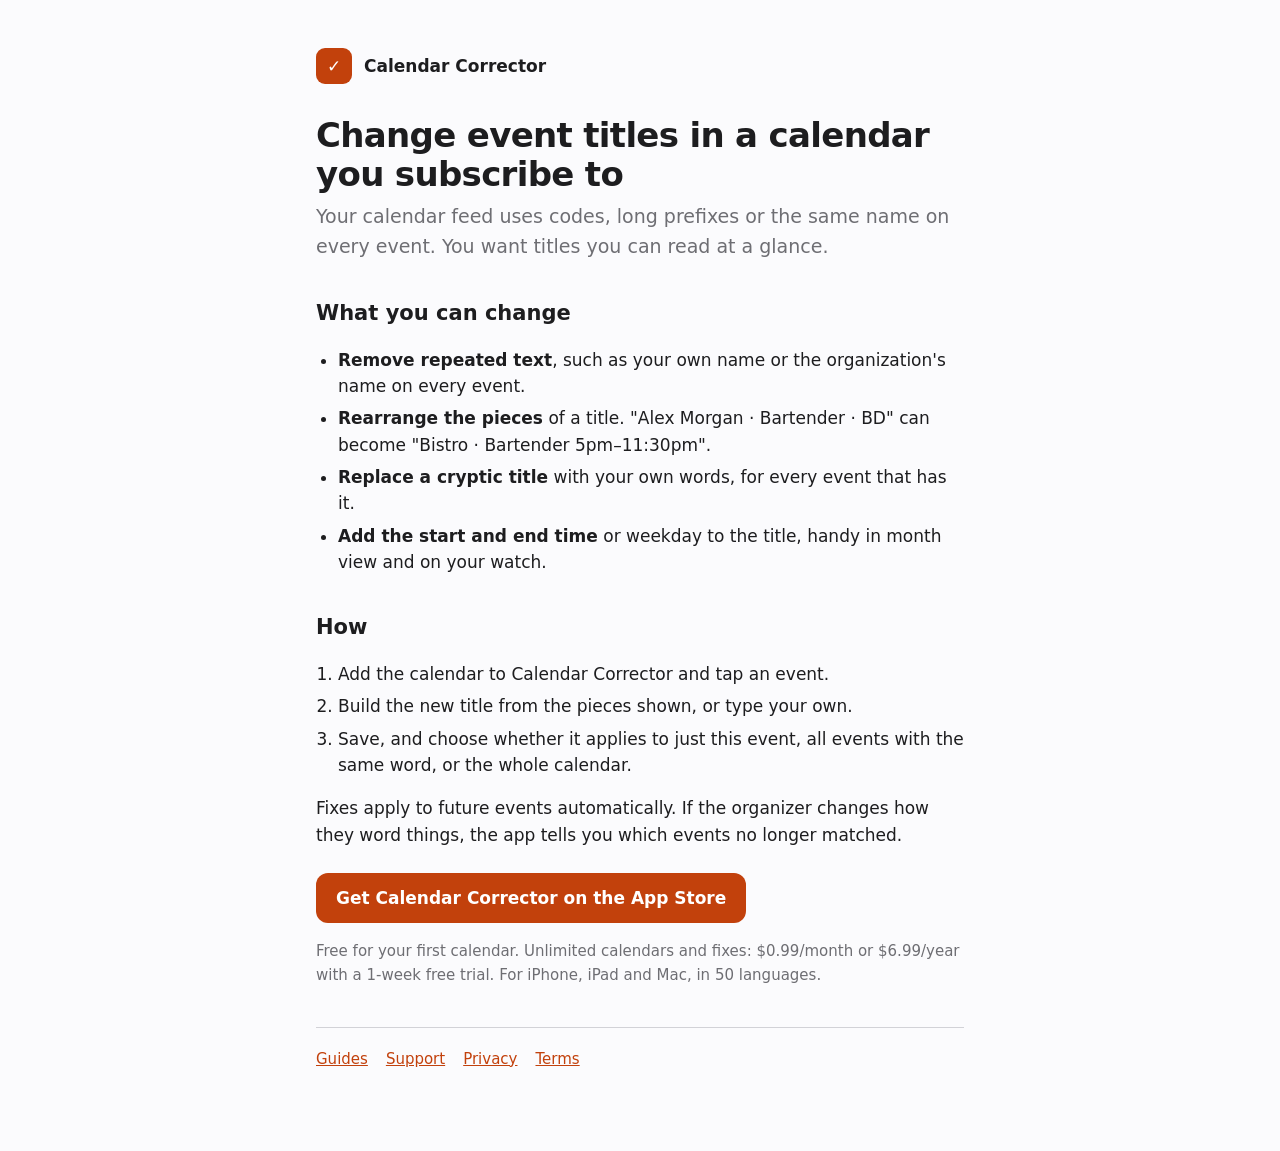
<file: guides/rename-calendar-event-titles.html>
<!doctype html>
<html lang="en">
<head>
<meta charset="utf-8">
<meta name="viewport" content="width=device-width, initial-scale=1">
<title>Change event titles in a calendar you subscribe to – Calendar Corrector</title>
<meta name="description" content="Turn cryptic titles like &#x27;SVR-2 PM FOH&#x27; into something readable, and keep the change on every future event, even though the calendar is read-only.">
<link rel="canonical" href="https://rrosnuk.github.io/calendar-corrector/guides/rename-calendar-event-titles.html">
<meta property="og:type" content="article">
<meta property="og:title" content="Change event titles in a calendar you subscribe to">
<meta property="og:description" content="Turn cryptic titles like &#x27;SVR-2 PM FOH&#x27; into something readable, and keep the change on every future event, even though the calendar is read-only.">
<meta property="og:url" content="https://rrosnuk.github.io/calendar-corrector/guides/rename-calendar-event-titles.html">
<meta name="apple-itunes-app" content="app-id=6827404755">
<link rel="stylesheet" href="../style.css">
<script type="application/ld+json">{"@context": "https://schema.org", "@type": "BreadcrumbList", "itemListElement": [{"@type": "ListItem", "position": 1, "name": "Calendar Corrector", "item": "https://rrosnuk.github.io/calendar-corrector/"}, {"@type": "ListItem", "position": 2, "name": "Guides", "item": "https://rrosnuk.github.io/calendar-corrector/guides/"}, {"@type": "ListItem", "position": 3, "name": "Rename event titles", "item": "https://rrosnuk.github.io/calendar-corrector/guides/rename-calendar-event-titles.html"}]}</script>
</head>
<body>
<main>
<header><div class="mark">✓</div><a href="../index.html">Calendar Corrector</a></header>
<h1>Change event titles in a calendar you subscribe to</h1>
<p class="lede">Your calendar feed uses codes, long prefixes or the same name on every event. You want titles you can read at a glance.</p>
<h2>What you can change</h2>
<ul>
<li><strong>Remove repeated text</strong>, such as your own name or the organization's name on every event.</li>
<li><strong>Rearrange the pieces</strong> of a title. "Alex Morgan · Bartender · BD" can become "Bistro · Bartender 5pm–11:30pm".</li>
<li><strong>Replace a cryptic title</strong> with your own words, for every event that has it.</li>
<li><strong>Add the start and end time</strong> or weekday to the title, handy in month view and on your watch.</li>
</ul>
<h2>How</h2>
<ol>
<li>Add the calendar to Calendar Corrector and tap an event.</li>
<li>Build the new title from the pieces shown, or type your own.</li>
<li>Save, and choose whether it applies to just this event, all events with the same word, or the whole calendar.</li>
</ol>
<p>Fixes apply to future events automatically. If the organizer changes how they word things, the app tells you which events no longer matched.</p>
<p><a class="cta" href="https://apps.apple.com/app/id6827404755">Get Calendar Corrector on the App Store</a></p>
<p class="muted">Free for your first calendar. Unlimited calendars and fixes: $0.99/month or $6.99/year with a 1-week free trial. For iPhone, iPad and Mac, in 50 languages.</p>
<hr>
<nav class="muted"><a href="../guides/index.html">Guides</a><a href="../support.html">Support</a><a href="../privacy.html">Privacy</a><a href="../terms.html">Terms</a></nav>
</main>
</body>
</html>
</file>
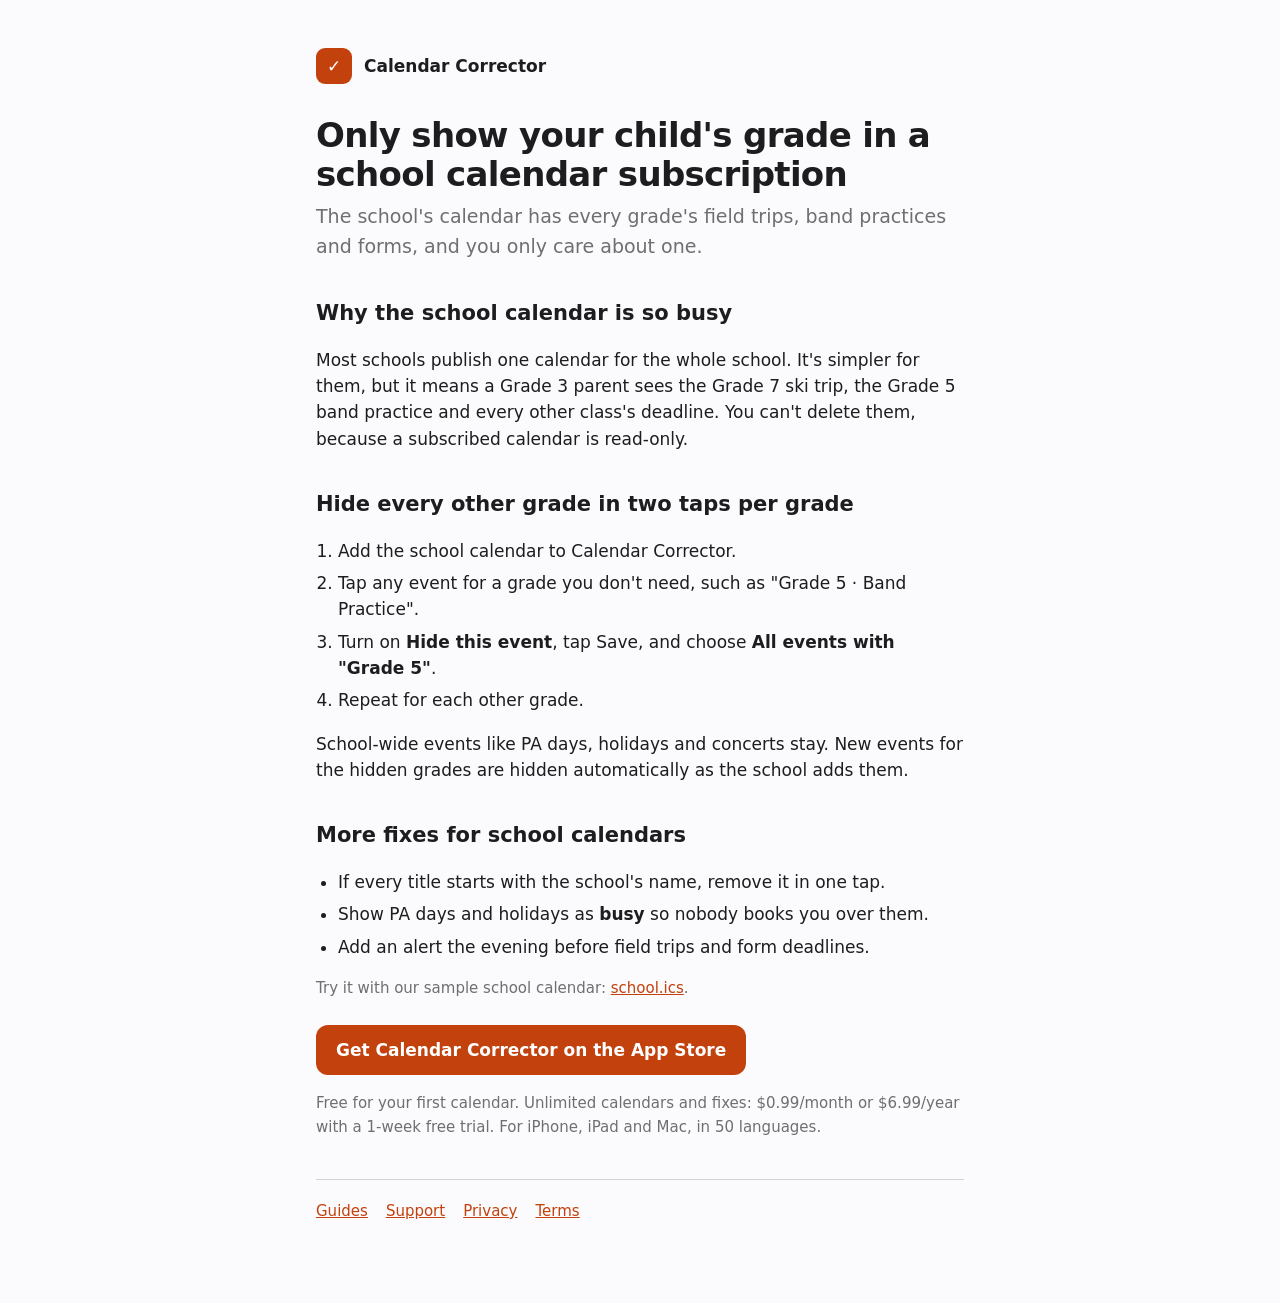
<file: guides/school-calendar-one-grade.html>
<!doctype html>
<html lang="en">
<head>
<meta charset="utf-8">
<meta name="viewport" content="width=device-width, initial-scale=1">
<title>Only show your child&#x27;s grade in a school calendar subscription – Calendar Corrector</title>
<meta name="description" content="School calendars list events for every grade. Hide the field trips, practices and deadlines for other grades, and keep school-wide days like PA days and holidays.">
<link rel="canonical" href="https://rrosnuk.github.io/calendar-corrector/guides/school-calendar-one-grade.html">
<meta property="og:type" content="article">
<meta property="og:title" content="Only show your child&#x27;s grade in a school calendar subscription">
<meta property="og:description" content="School calendars list events for every grade. Hide the field trips, practices and deadlines for other grades, and keep school-wide days like PA days and holidays.">
<meta property="og:url" content="https://rrosnuk.github.io/calendar-corrector/guides/school-calendar-one-grade.html">
<meta name="apple-itunes-app" content="app-id=6827404755">
<link rel="stylesheet" href="../style.css">
<script type="application/ld+json">{"@context": "https://schema.org", "@type": "BreadcrumbList", "itemListElement": [{"@type": "ListItem", "position": 1, "name": "Calendar Corrector", "item": "https://rrosnuk.github.io/calendar-corrector/"}, {"@type": "ListItem", "position": 2, "name": "Guides", "item": "https://rrosnuk.github.io/calendar-corrector/guides/"}, {"@type": "ListItem", "position": 3, "name": "Show only your child's grade", "item": "https://rrosnuk.github.io/calendar-corrector/guides/school-calendar-one-grade.html"}]}</script>
</head>
<body>
<main>
<header><div class="mark">✓</div><a href="../index.html">Calendar Corrector</a></header>
<h1>Only show your child&#x27;s grade in a school calendar subscription</h1>
<p class="lede">The school&#x27;s calendar has every grade&#x27;s field trips, band practices and forms, and you only care about one.</p>
<h2>Why the school calendar is so busy</h2>
<p>Most schools publish one calendar for the whole school. It's simpler for them, but it means a Grade 3 parent sees the Grade 7 ski trip, the Grade 5 band practice and every other class's deadline. You can't delete them, because a subscribed calendar is read-only.</p>
<h2>Hide every other grade in two taps per grade</h2>
<ol>
<li>Add the school calendar to Calendar Corrector.</li>
<li>Tap any event for a grade you don't need, such as "Grade 5 · Band Practice".</li>
<li>Turn on <strong>Hide this event</strong>, tap Save, and choose <strong>All events with "Grade 5"</strong>.</li>
<li>Repeat for each other grade.</li>
</ol>
<p>School-wide events like PA days, holidays and concerts stay. New events for the hidden grades are hidden automatically as the school adds them.</p>
<h2>More fixes for school calendars</h2>
<ul>
<li>If every title starts with the school's name, remove it in one tap.</li>
<li>Show PA days and holidays as <strong>busy</strong> so nobody books you over them.</li>
<li>Add an alert the evening before field trips and form deadlines.</li>
</ul>
<p class="muted">Try it with our sample school calendar: <a href="../school.ics">school.ics</a>.</p>
<p><a class="cta" href="https://apps.apple.com/app/id6827404755">Get Calendar Corrector on the App Store</a></p>
<p class="muted">Free for your first calendar. Unlimited calendars and fixes: $0.99/month or $6.99/year with a 1-week free trial. For iPhone, iPad and Mac, in 50 languages.</p>
<hr>
<nav class="muted"><a href="../guides/index.html">Guides</a><a href="../support.html">Support</a><a href="../privacy.html">Privacy</a><a href="../terms.html">Terms</a></nav>
</main>
</body>
</html>
</file>
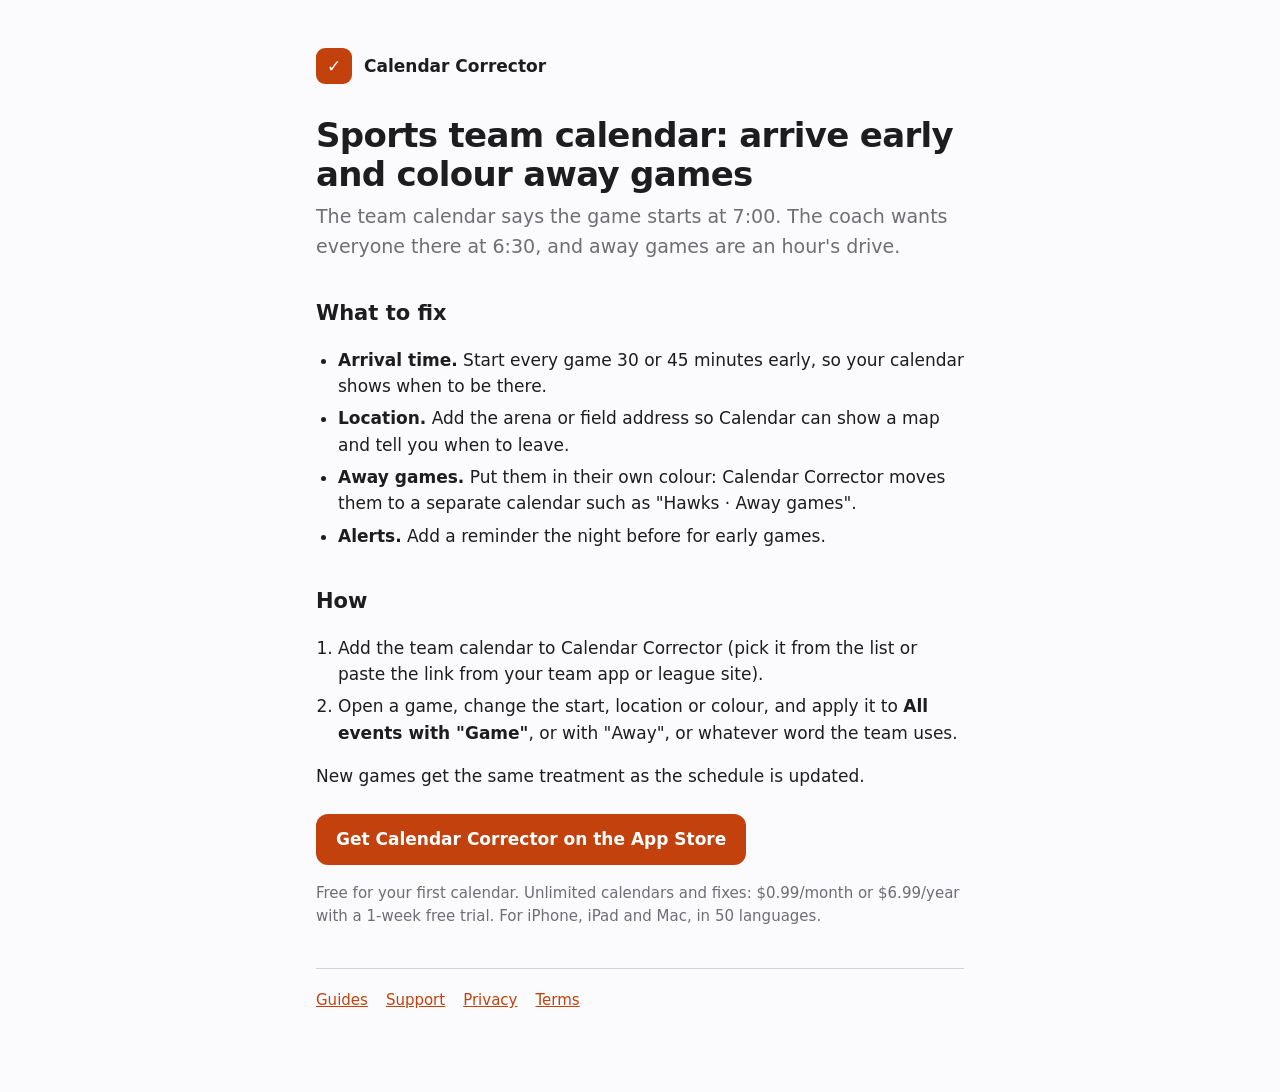
<file: guides/sports-schedule-arrive-early.html>
<!doctype html>
<html lang="en">
<head>
<meta charset="utf-8">
<meta name="viewport" content="width=device-width, initial-scale=1">
<title>Sports team calendar: arrive early and colour away games – Calendar Corrector</title>
<meta name="description" content="Team calendars show game time, not when you need to be there. Start events 30 minutes early, add the arena address, and give away games their own colour.">
<link rel="canonical" href="https://rrosnuk.github.io/calendar-corrector/guides/sports-schedule-arrive-early.html">
<meta property="og:type" content="article">
<meta property="og:title" content="Sports team calendar: arrive early and colour away games">
<meta property="og:description" content="Team calendars show game time, not when you need to be there. Start events 30 minutes early, add the arena address, and give away games their own colour.">
<meta property="og:url" content="https://rrosnuk.github.io/calendar-corrector/guides/sports-schedule-arrive-early.html">
<meta name="apple-itunes-app" content="app-id=6827404755">
<link rel="stylesheet" href="../style.css">
<script type="application/ld+json">{"@context": "https://schema.org", "@type": "BreadcrumbList", "itemListElement": [{"@type": "ListItem", "position": 1, "name": "Calendar Corrector", "item": "https://rrosnuk.github.io/calendar-corrector/"}, {"@type": "ListItem", "position": 2, "name": "Guides", "item": "https://rrosnuk.github.io/calendar-corrector/guides/"}, {"@type": "ListItem", "position": 3, "name": "Sports schedules", "item": "https://rrosnuk.github.io/calendar-corrector/guides/sports-schedule-arrive-early.html"}]}</script>
</head>
<body>
<main>
<header><div class="mark">✓</div><a href="../index.html">Calendar Corrector</a></header>
<h1>Sports team calendar: arrive early and colour away games</h1>
<p class="lede">The team calendar says the game starts at 7:00. The coach wants everyone there at 6:30, and away games are an hour&#x27;s drive.</p>
<h2>What to fix</h2>
<ul>
<li><strong>Arrival time.</strong> Start every game 30 or 45 minutes early, so your calendar shows when to be there.</li>
<li><strong>Location.</strong> Add the arena or field address so Calendar can show a map and tell you when to leave.</li>
<li><strong>Away games.</strong> Put them in their own colour: Calendar Corrector moves them to a separate calendar such as "Hawks · Away games".</li>
<li><strong>Alerts.</strong> Add a reminder the night before for early games.</li>
</ul>
<h2>How</h2>
<ol>
<li>Add the team calendar to Calendar Corrector (pick it from the list or paste the link from your team app or league site).</li>
<li>Open a game, change the start, location or colour, and apply it to <strong>All events with "Game"</strong>, or with "Away", or whatever word the team uses.</li>
</ol>
<p>New games get the same treatment as the schedule is updated.</p>
<p><a class="cta" href="https://apps.apple.com/app/id6827404755">Get Calendar Corrector on the App Store</a></p>
<p class="muted">Free for your first calendar. Unlimited calendars and fixes: $0.99/month or $6.99/year with a 1-week free trial. For iPhone, iPad and Mac, in 50 languages.</p>
<hr>
<nav class="muted"><a href="../guides/index.html">Guides</a><a href="../support.html">Support</a><a href="../privacy.html">Privacy</a><a href="../terms.html">Terms</a></nav>
</main>
</body>
</html>
</file>
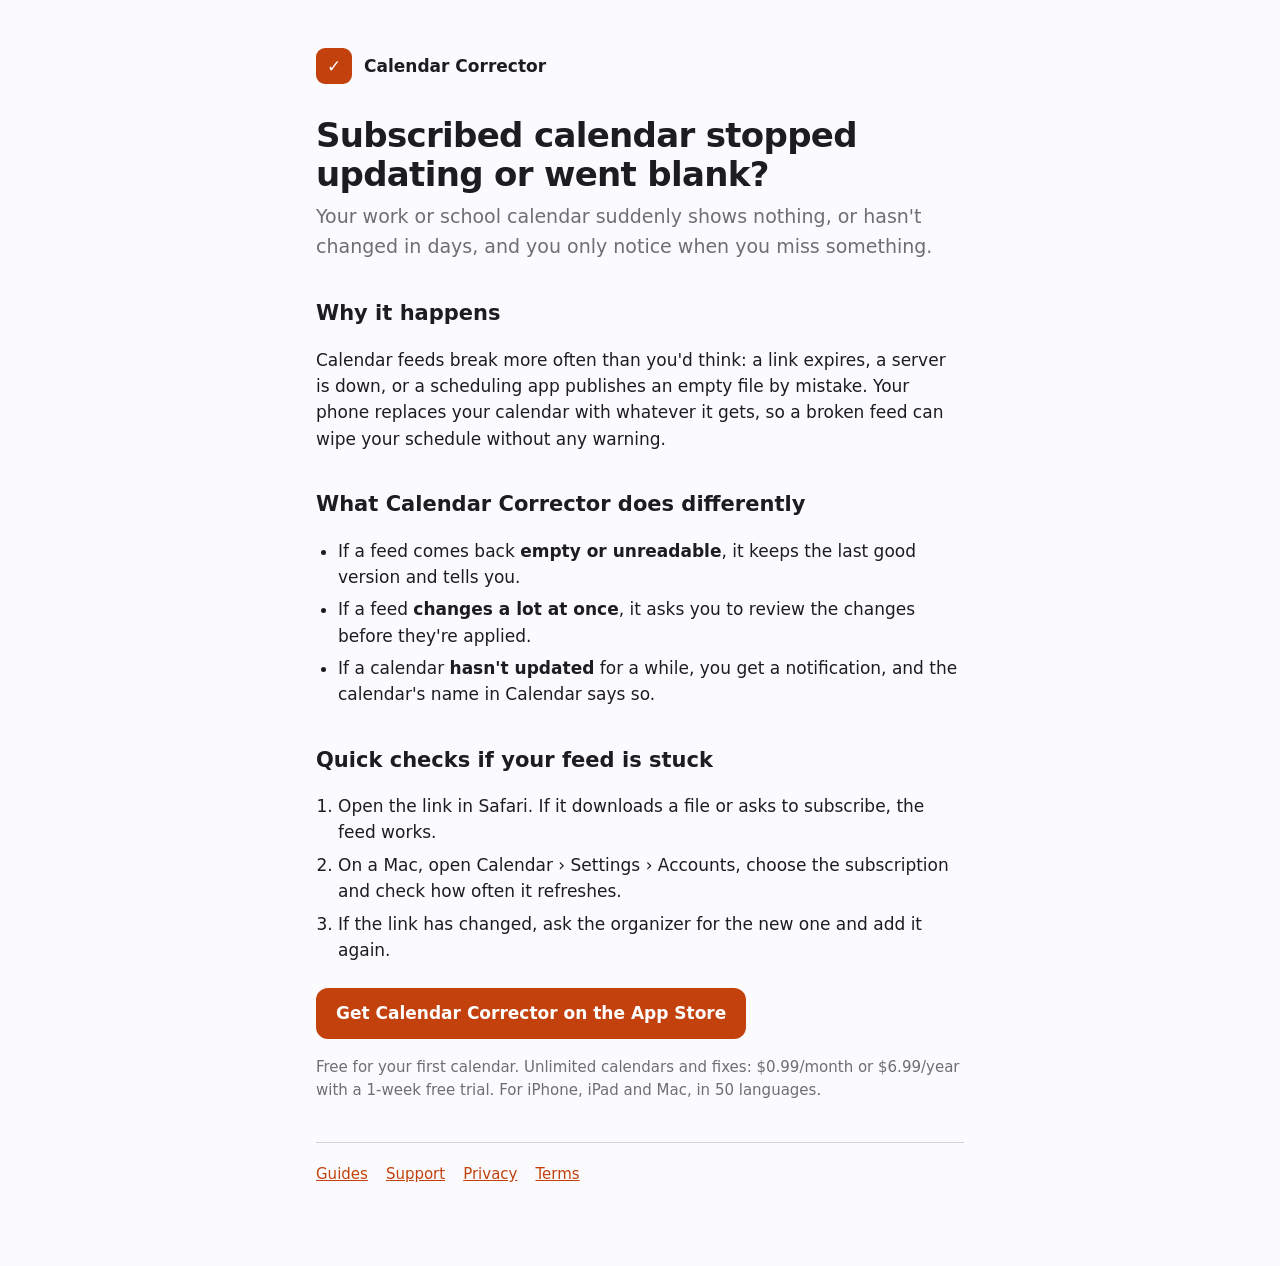
<file: guides/subscribed-calendar-stopped-updating.html>
<!doctype html>
<html lang="en">
<head>
<meta charset="utf-8">
<meta name="viewport" content="width=device-width, initial-scale=1">
<title>Subscribed calendar stopped updating or went blank? – Calendar Corrector</title>
<meta name="description" content="When a calendar feed breaks or comes back empty, your iPhone may show an empty schedule. Keep the last good version and get warned instead.">
<link rel="canonical" href="https://rrosnuk.github.io/calendar-corrector/guides/subscribed-calendar-stopped-updating.html">
<meta property="og:type" content="article">
<meta property="og:title" content="Subscribed calendar stopped updating or went blank?">
<meta property="og:description" content="When a calendar feed breaks or comes back empty, your iPhone may show an empty schedule. Keep the last good version and get warned instead.">
<meta property="og:url" content="https://rrosnuk.github.io/calendar-corrector/guides/subscribed-calendar-stopped-updating.html">
<meta name="apple-itunes-app" content="app-id=6827404755">
<link rel="stylesheet" href="../style.css">
<script type="application/ld+json">{"@context": "https://schema.org", "@type": "BreadcrumbList", "itemListElement": [{"@type": "ListItem", "position": 1, "name": "Calendar Corrector", "item": "https://rrosnuk.github.io/calendar-corrector/"}, {"@type": "ListItem", "position": 2, "name": "Guides", "item": "https://rrosnuk.github.io/calendar-corrector/guides/"}, {"@type": "ListItem", "position": 3, "name": "Calendar stopped updating", "item": "https://rrosnuk.github.io/calendar-corrector/guides/subscribed-calendar-stopped-updating.html"}]}</script>
</head>
<body>
<main>
<header><div class="mark">✓</div><a href="../index.html">Calendar Corrector</a></header>
<h1>Subscribed calendar stopped updating or went blank?</h1>
<p class="lede">Your work or school calendar suddenly shows nothing, or hasn&#x27;t changed in days, and you only notice when you miss something.</p>
<h2>Why it happens</h2>
<p>Calendar feeds break more often than you'd think: a link expires, a server is down, or a scheduling app publishes an empty file by mistake. Your phone replaces your calendar with whatever it gets, so a broken feed can wipe your schedule without any warning.</p>
<h2>What Calendar Corrector does differently</h2>
<ul>
<li>If a feed comes back <strong>empty or unreadable</strong>, it keeps the last good version and tells you.</li>
<li>If a feed <strong>changes a lot at once</strong>, it asks you to review the changes before they're applied.</li>
<li>If a calendar <strong>hasn't updated</strong> for a while, you get a notification, and the calendar's name in Calendar says so.</li>
</ul>
<h2>Quick checks if your feed is stuck</h2>
<ol>
<li>Open the link in Safari. If it downloads a file or asks to subscribe, the feed works.</li>
<li>On a Mac, open Calendar › Settings › Accounts, choose the subscription and check how often it refreshes.</li>
<li>If the link has changed, ask the organizer for the new one and add it again.</li>
</ol>
<p><a class="cta" href="https://apps.apple.com/app/id6827404755">Get Calendar Corrector on the App Store</a></p>
<p class="muted">Free for your first calendar. Unlimited calendars and fixes: $0.99/month or $6.99/year with a 1-week free trial. For iPhone, iPad and Mac, in 50 languages.</p>
<hr>
<nav class="muted"><a href="../guides/index.html">Guides</a><a href="../support.html">Support</a><a href="../privacy.html">Privacy</a><a href="../terms.html">Terms</a></nav>
</main>
</body>
</html>
</file>
<file: style.css>
:root {
  --bg: #fbfbfd; --fg: #1d1d1f; --muted: #6e6e73; --line: #d2d2d7; --accent: #c2410c;
  color-scheme: light dark;
}
@media (prefers-color-scheme: dark) {
  :root { --bg: #111113; --fg: #f5f5f7; --muted: #a1a1a6; --line: #3a3a3c; --accent: #fb923c; }
}
* { box-sizing: border-box; }
body {
  margin: 0; background: var(--bg); color: var(--fg);
  font: 17px/1.55 -apple-system, BlinkMacSystemFont, "Segoe UI", system-ui, sans-serif;
}
main { max-width: 680px; margin: 0 auto; padding: 48px 16px 80px; }
header { display: flex; align-items: center; gap: 12px; margin-bottom: 32px; }
header a { color: inherit; text-decoration: none; font-weight: 600; }
.mark { width: 36px; height: 36px; border-radius: 9px; background: var(--accent); display: grid; place-items: center; color: #fff; font-weight: 700; }
h1 { font-size: 34px; line-height: 1.15; margin: 0 0 8px; letter-spacing: -0.02em; }
h2 { font-size: 21px; margin: 36px 0 8px; }
p, li { color: var(--fg); }
.lede { color: var(--muted); font-size: 19px; margin-top: 0; }
.muted { color: var(--muted); font-size: 15px; }
a { color: var(--accent); }
ul { padding-left: 22px; }
li { margin: 6px 0; }
hr { border: 0; border-top: 1px solid var(--line); margin: 40px 0 20px; }
nav a { margin-right: 18px; }
.cta { display: inline-block; background: var(--accent); color: #fff; text-decoration: none; font-weight: 600; padding: 12px 20px; border-radius: 12px; margin-top: 8px; }
.guides li { margin: 14px 0; }
code { font-size: 15px; background: var(--line); padding: 1px 5px; border-radius: 4px; }
ol { padding-left: 22px; }
</file>
